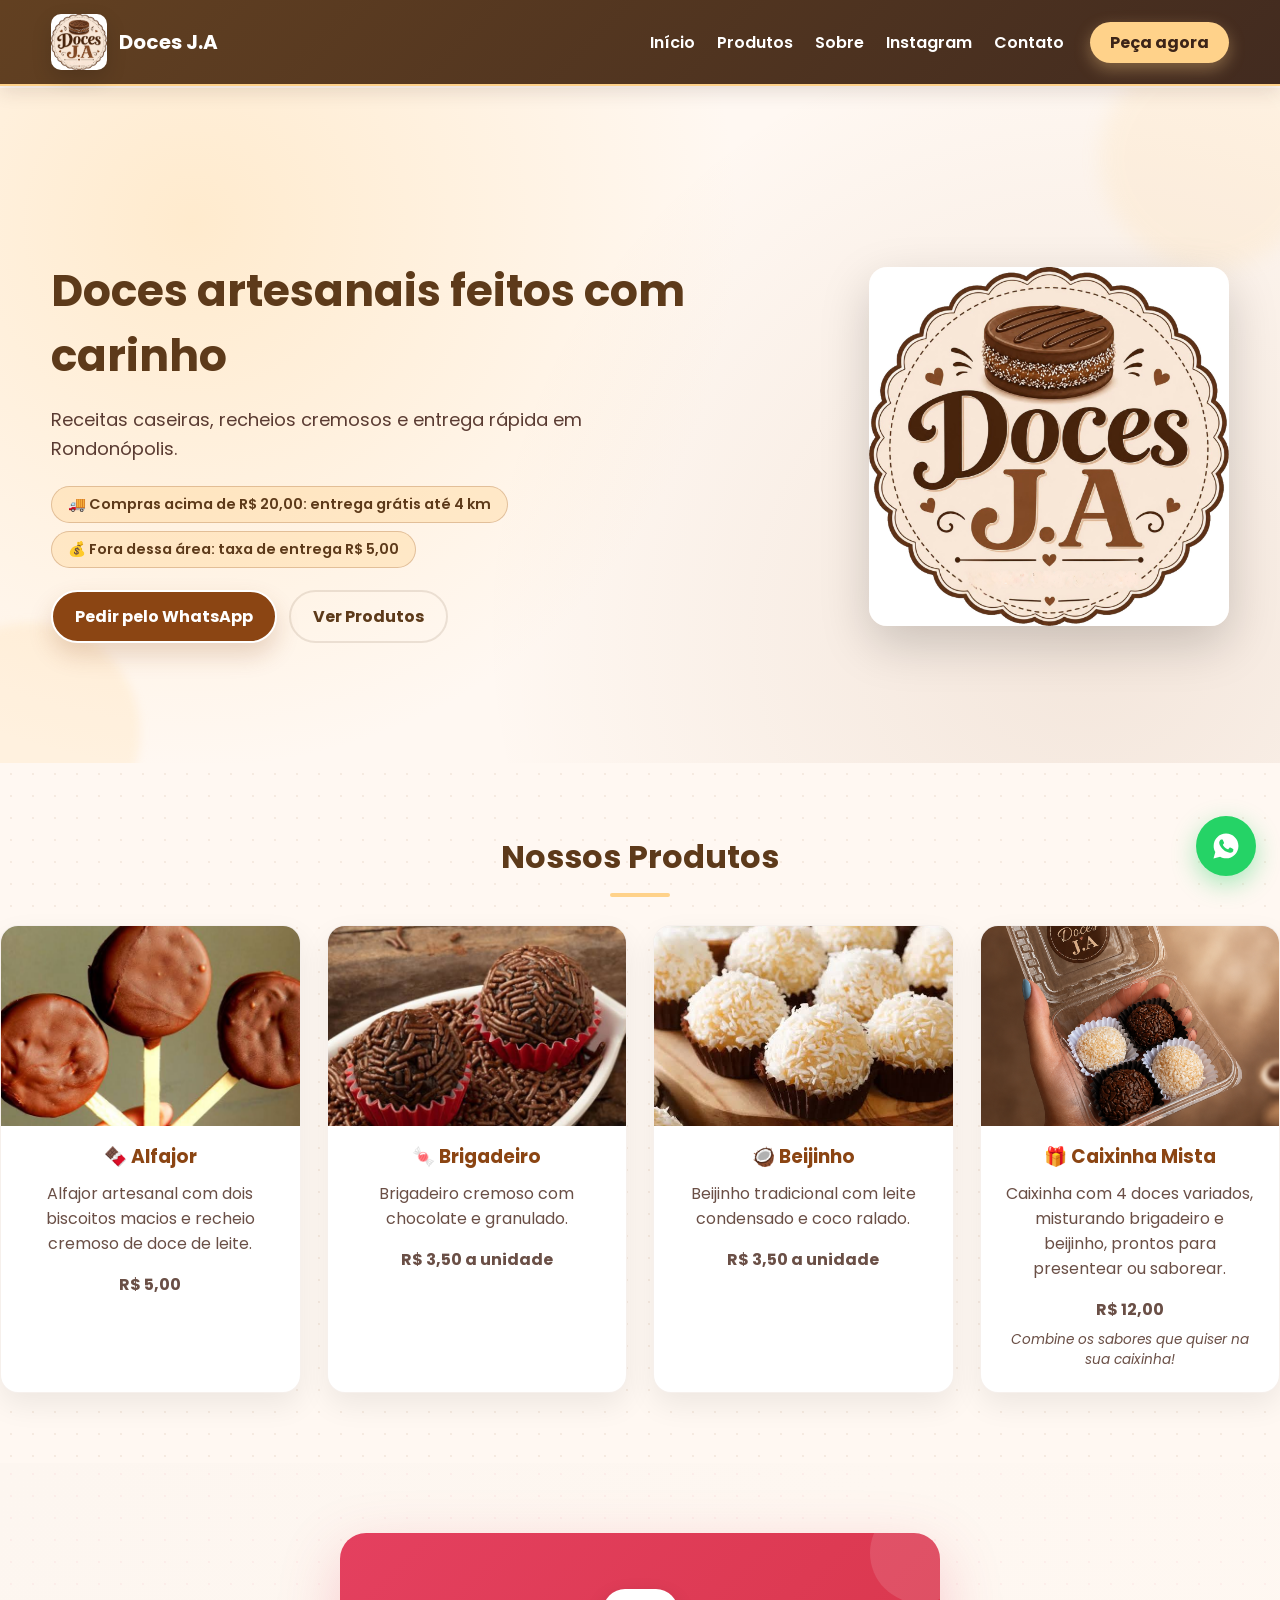
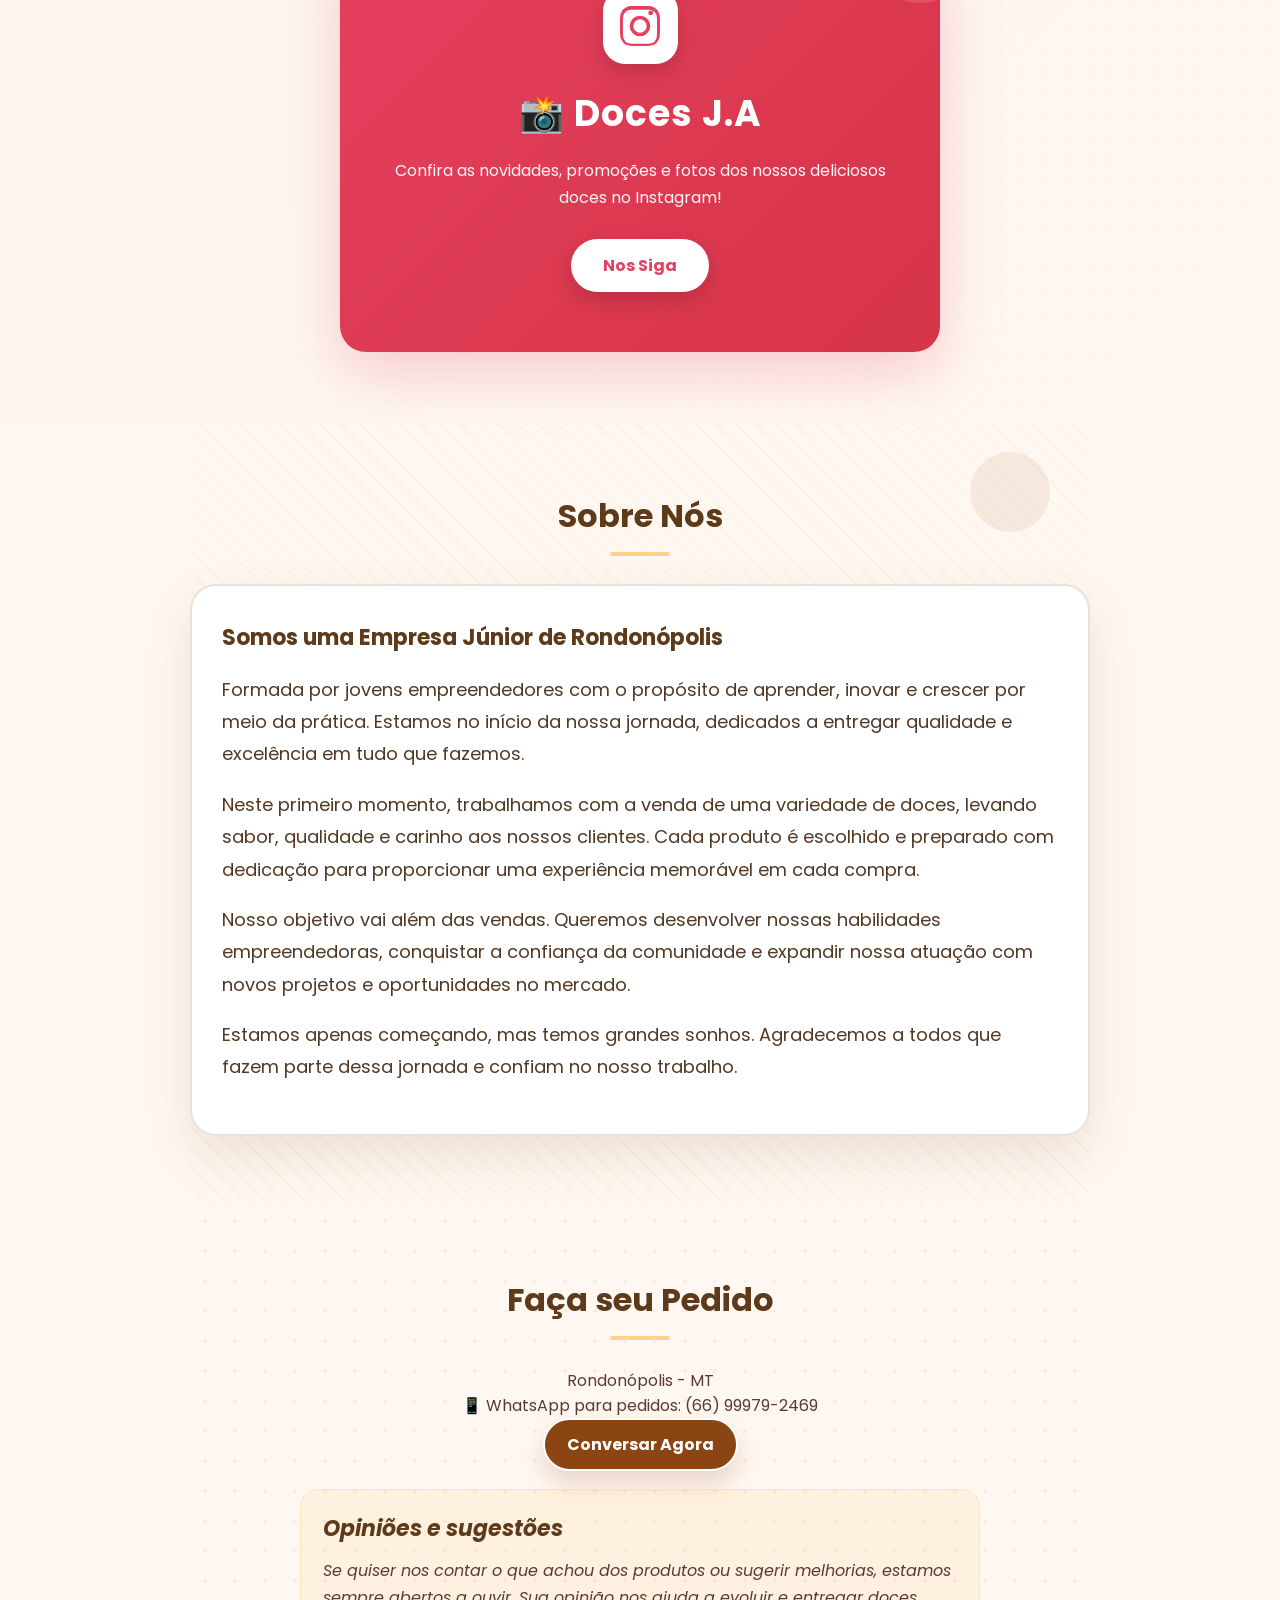
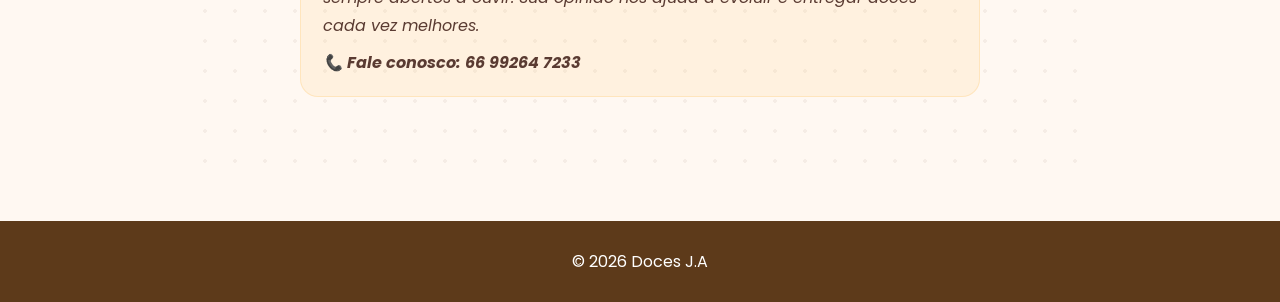
<file: index.html>
<!DOCTYPE html>
<html lang="pt-BR">
<head>
<link rel="apple-touch-icon" sizes="180x180" href="apple-touch-icon.png">
<link rel="icon" type="image/png" sizes="32x32" href="favicon-32x32.png">
<link rel="icon" type="image/png" sizes="16x16" href="favicon-16x16.png">
<link rel="icon" type="image/x-icon" href="favicon.ico">
<link rel="manifest" href="site.webmanifest">

<meta charset="UTF-8">
<meta name="viewport" content="width=device-width, initial-scale=1.0">

<title>Doces J.A</title>

<meta name="description" content="Doces artesanais feitos com carinho em Rondonópolis - MT. Alfajor, brigadeiro, beijinho e muito mais. Peça pelo WhatsApp!">

<meta property="og:title" content="Doces J.A - Doces Artesanais">
<meta property="og:description" content="Receitas caseiras, recheios cremosos e entrega rápida em Rondonópolis.">
<meta property="og:image" content="logo.jpg">
<meta property="og:type" content="website">

<link rel="preconnect" href="https://fonts.googleapis.com">
<link rel="preconnect" href="https://fonts.gstatic.com" crossorigin>
<link href="https://fonts.googleapis.com/css2?family=Poppins:wght@300;400;600;700&display=swap" rel="stylesheet">

<link rel="stylesheet" href="style.css">

</head>
<body>

<header>
	<div class="container header-inner">
		<a class="brand" href="#inicio">
			<img src="logo.jpg" alt="Logo Doces J.A" class="brand-logo">
			<span class="brand-text">Doces J.A</span>
		</a>
		<nav class="main-nav">
			<a href="#inicio">Início</a>
			<a href="#produtos">Produtos</a>
			<a href="#sobre">Sobre</a>
			<a href="#instagram">Instagram</a>
			<a href="#contato">Contato</a>
			<a class="nav-cta" href="https://wa.me/5566999792469?text=Olá%20Doces%20J.A,%20quero%20fazer%20um%20pedido!" target="_blank" rel="noopener noreferrer">Peça agora</a>
		</nav>
	</div>
</header>

<section class="hero" id="inicio">
	<div class="hero-content container">
		<div class="hero-text">
			<h1>Doces artesanais feitos com carinho</h1>
			<p>Receitas caseiras, recheios cremosos e entrega rápida em Rondonópolis.</p>
			<div class="hero-delivery-info">
		        <span class="delivery-badge">🚚 Compras acima de R$ 20,00: entrega grátis até 4 km</span>
		        <span class="delivery-badge">💰 Fora dessa área: taxa de entrega R$ 5,00</span>
        	</div>
			<div class="hero-ctas">
				<a class="btn primary" href="https://wa.me/5566999792469?text=Olá%20Doces%20J.A,%20quero%20fazer%20um%20pedido!" target="_blank" rel="noopener noreferrer">Pedir pelo WhatsApp</a>
				<a class="btn ghost" href="#produtos">Ver Produtos</a>
			</div>
		</div>
		<div class="hero-media">
			<img src="logo.jpg" alt="Logo Doces J.A" class="hero-logo">
		</div>
	</div>
</section>

<section id="produtos">

<h2>Nossos Produtos</h2>

<div class="cards">

<div class="card">

<img src="images.jpeg" alt="Alfajor artesanal" class="card-image">

<h3>🍫 Alfajor</h3>

<p>Alfajor artesanal com dois biscoitos macios e recheio cremoso de doce de leite.</p>

<p class="price">R$ 5,00</p>

</div>

<div class="card">

<img src="images (1).jpeg" alt="Brigadeiro cremoso" class="card-image">

<h3>🍬 Brigadeiro</h3>

<p>Brigadeiro cremoso com chocolate e granulado.</p>

<p class="price">R$ 3,50 a unidade</p>

</div>

<div class="card">

<img src="images (2).jpeg" alt="Beijinho tradicional" class="card-image">

<h3>🥥 Beijinho</h3>

<p>Beijinho tradicional com leite condensado e coco ralado.</p>

<p class="price">R$ 3,50 a unidade</p>

</div>

<div class="card">

<img src="caixinha-mista.jpeg" alt="Caixinha mista com 4 doces" class="card-image">

<h3>🎁 Caixinha Mista</h3>

<p>Caixinha com 4 doces variados, misturando brigadeiro e beijinho, prontos para presentear ou saborear.</p>

<p class="price">R$ 12,00</p>

<p class="price-note">Combine os sabores que quiser na sua caixinha!</p>

</div>

</div>

</section>

<section id="instagram">

<div class="instagram-box">
  <div class="instagram-icon">
    <svg xmlns="http://www.w3.org/2000/svg" viewBox="0 0 24 24" width="40" height="40" fill="#E4405F">
      <path d="M12 2.2c3.2 0 3.58.01 4.85.07 1.17.05 1.97.24 2.43.4.61.24 1.05.52 1.51.98.46.46.74.9.98 1.51.16.46.35 1.26.4 2.43.06 1.27.07 1.65.07 4.85s-.01 3.58-.07 4.85c-.05 1.17-.24 1.97-.4 2.43-.24.61-.52 1.05-.98 1.51-.46.46-.9.74-1.51.98-.46.16-1.26.35-2.43.4-1.27.06-1.65.07-4.85.07s-3.58-.01-4.85-.07c-1.17-.05-1.97-.24-2.43-.4-.61-.24-1.05-.52-1.51-.98-.46-.46-.74-.9-.98-1.51-.16-.46-.35-1.26-.4-2.43-.06-1.27-.07-1.65-.07-4.85s.01-3.58.07-4.85c.05-1.17.24-1.97.4-2.43.24-.61.52-1.05.98-1.51.46-.46.9-.74 1.51-.98.46-.16 1.26-.35 2.43-.4C8.42 2.21 8.8 2.2 12 2.2zM12 0C8.74 0 8.33.01 7.05.07c-1.28.06-2.16.26-2.93.56-.79.31-1.47.72-2.14 1.39C1.31 2.69.9 3.37.59 4.16c-.3.77-.5 1.65-.56 2.93C.01 8.37 0 8.78 0 12s.01 3.63.07 4.91c.06 1.28.26 2.16.56 2.93.31.79.72 1.47 1.39 2.14.67.67 1.35 1.08 2.14 1.39.77.3 1.65.5 2.93.56 1.28.06 1.69.07 4.91.07s3.63-.01 4.91-.07c1.28-.06 2.16-.26 2.93-.56.79-.31 1.47-.72 2.14-1.39.67-.67 1.08-1.35 1.39-2.14.3-.77.5-1.65.56-2.93.06-1.28.07-1.69.07-4.91s-.01-3.63-.07-4.91c-.06-1.28-.26-2.16-.56-2.93-.31-.79-.72-1.47-1.39-2.14C21.31 1.31 20.63.9 19.84.59c-.77-.3-1.65-.5-2.93-.56C15.63.01 15.22 0 12 0zm0 5.84A6.16 6.16 0 1 0 12 18.16 6.16 6.16 0 0 0 12 5.84zM12 16a4 4 0 1 1 0-8 4 4 0 0 1 0 8zm6.4-10.4a1.44 1.44 0 1 1 0-2.88 1.44 1.44 0 0 1 0 2.88z"/>
    </svg>
  </div>
  <h3>📸 Doces J.A</h3>
  <p>Confira as novidades, promoções e fotos dos nossos deliciosos doces no Instagram!</p>
  <a class="btn instagram" href="https://www.instagram.com/doce.j.a?igsh=MXRvNTQ3ZDBtN3plZQ==" target="_blank" rel="noopener noreferrer">Nos Siga</a>
</div>

</section>

<section id="sobre">

<h2>Sobre Nós</h2>

<div class="about-card">
  <p><strong>Somos uma Empresa Júnior de Rondonópolis</strong> Formada por jovens empreendedores com o propósito de aprender, inovar e crescer por meio da prática. Estamos no início da nossa jornada, dedicados a entregar qualidade e excelência em tudo que fazemos.</p>

  <p>Neste primeiro momento, trabalhamos com a venda de uma variedade de doces, levando sabor, qualidade e carinho aos nossos clientes. Cada produto é escolhido e preparado com dedicação para proporcionar uma experiência memorável em cada compra.</p>

  <p>Nosso objetivo vai além das vendas. Queremos desenvolver nossas habilidades empreendedoras, conquistar a confiança da comunidade e expandir nossa atuação com novos projetos e oportunidades no mercado.</p>

  <p>Estamos apenas começando, mas temos grandes sonhos. Agradecemos a todos que fazem parte dessa jornada e confiam no nosso trabalho.</p>
</div>

</section>

<section id="contato">

<h2>Faça seu Pedido</h2>

<p>Rondonópolis - MT</p>

<p>📱 WhatsApp para pedidos: (66) 99979-2469</p>

<a class="botao btn primary" href="https://wa.me/5566999792469?text=Olá%20Doces%20J.A,%20quero%20fazer%20um%20pedido!">

Conversar Agora

</a>

<div class="feedback-box">
  <h3>Opiniões e sugestões</h3>
  <p>Se quiser nos contar o que achou dos produtos ou sugerir melhorias, estamos sempre abertos a ouvir. Sua opinião nos ajuda a evoluir e entregar doces cada vez melhores.</p>
  <p>📞 Fale conosco: <strong>66 99264 7233</strong></p>
</div>

</section>

<footer>

<p>

© 2026 Doces J.A

</p>

</footer>

<a href="https://wa.me/5566999792469?text=Olá%20Doces%20J.A,%20quero%20fazer%20um%20pedido!"
   class="whatsapp-float"
   target="_blank"
   rel="noopener noreferrer"
   aria-label="Fale conosco pelo WhatsApp">
  <svg xmlns="http://www.w3.org/2000/svg" viewBox="0 0 24 24" width="30" height="30" fill="#fff">
    <path d="M12.04 2C6.58 2 2.13 6.45 2.13 11.91c0 1.75.46 3.45 1.32 4.95L2 22l5.29-1.39c1.45.79 3.08 1.21 4.75 1.21h.01c5.46 0 9.91-4.45 9.91-9.91C21.96 6.45 17.5 2 12.04 2zm5.83 14.03c-.24.68-1.4 1.32-1.93 1.36-.5.05-1 .25-3.38-.7-2.86-1.14-4.7-4.06-4.84-4.25-.14-.19-1.16-1.55-1.16-2.96 0-1.4.74-2.09 1-2.38.26-.29.58-.36.77-.36h.55c.18 0 .42-.03.64.49.24.55.79 1.9.86 2.04.07.14.12.3.02.49-.1.19-.14.3-.29.46-.14.16-.3.36-.43.48-.14.14-.29.29-.13.57.16.28.72 1.19 1.55 1.93 1.06.95 1.96 1.24 2.24 1.38.28.14.44.12.6-.07.16-.19.7-.81.88-1.09.19-.28.37-.23.62-.14.26.1 1.63.77 1.9.91.28.14.46.21.53.33.07.12.07.68-.17 1.36z"/>
  </svg>
</a>

</body>

</html>
</file>
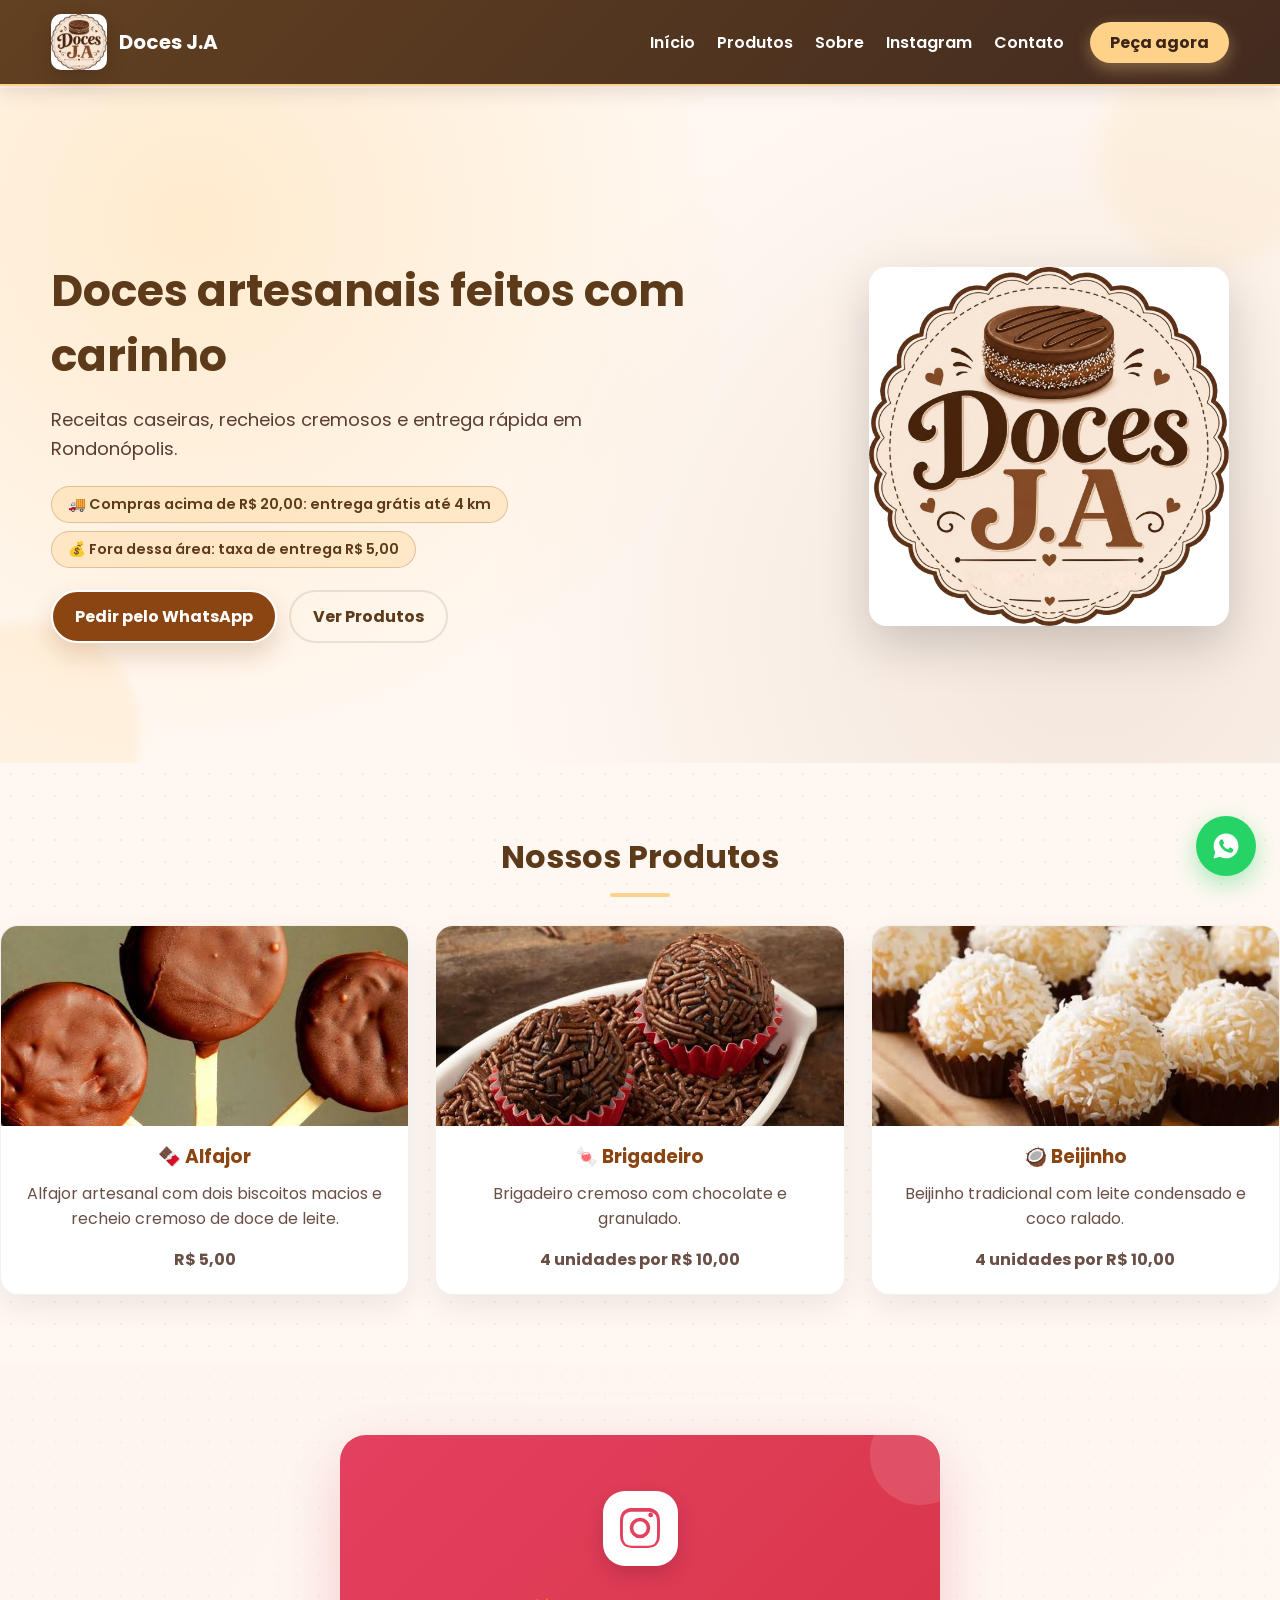
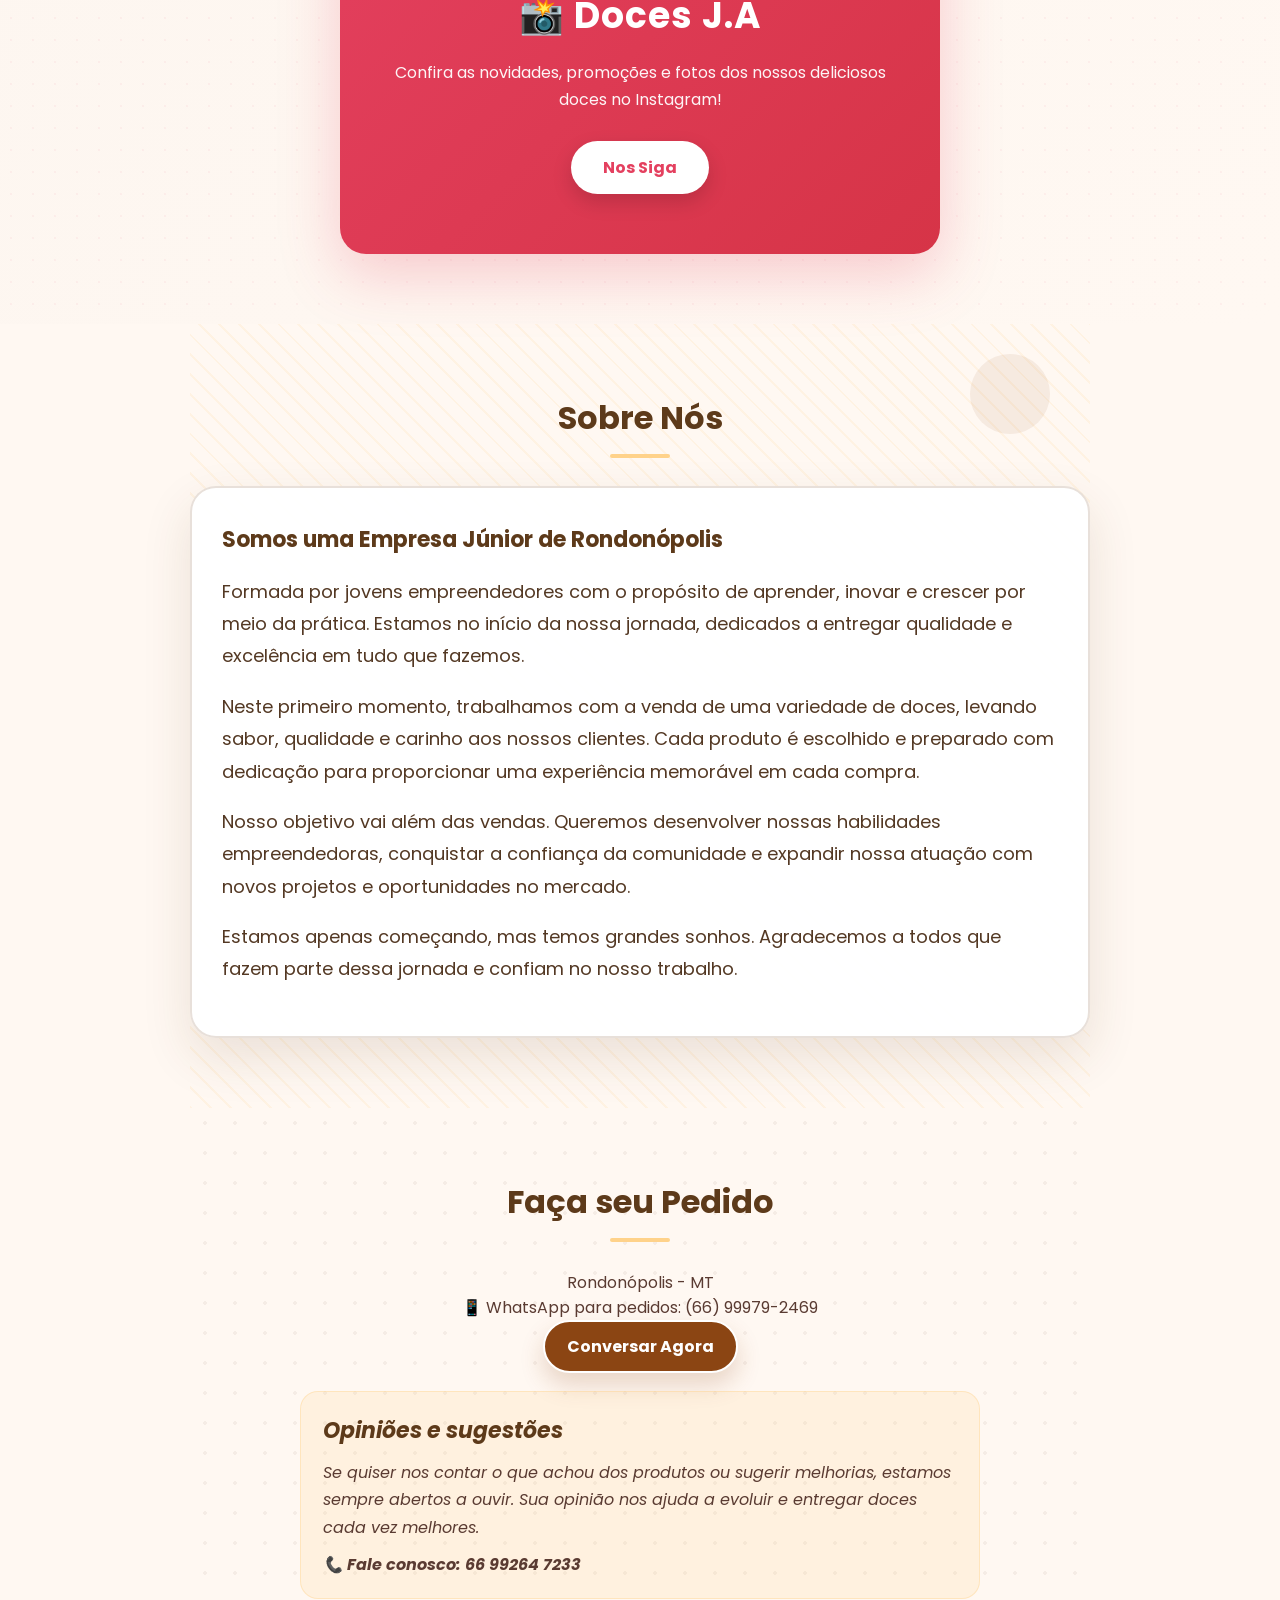
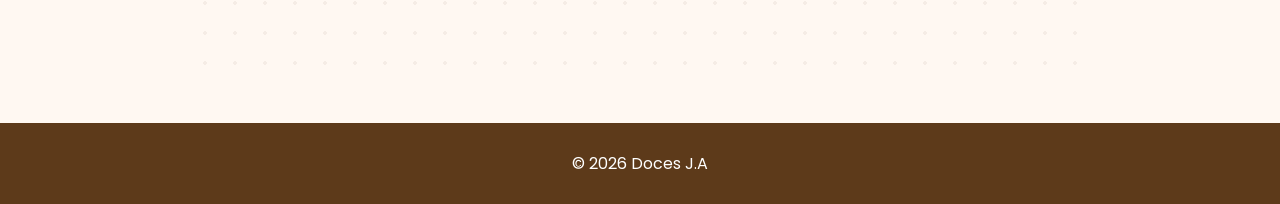
<file: index (1).html>
<!DOCTYPE html>
<html lang="pt-BR">
<head>
<link rel="apple-touch-icon" sizes="180x180" href="apple-touch-icon.png">
<link rel="icon" type="image/png" sizes="32x32" href="favicon-32x32.png">
<link rel="icon" type="image/png" sizes="16x16" href="favicon-16x16.png">
<link rel="icon" type="image/x-icon" href="favicon.ico">
<link rel="manifest" href="site.webmanifest">

<meta charset="UTF-8">
<meta name="viewport" content="width=device-width, initial-scale=1.0">

<title>Doces J.A</title>

<meta name="description" content="Doces artesanais feitos com carinho em Rondonópolis - MT. Alfajor, brigadeiro, beijinho e muito mais. Peça pelo WhatsApp!">

<meta property="og:title" content="Doces J.A - Doces Artesanais">
<meta property="og:description" content="Receitas caseiras, recheios cremosos e entrega rápida em Rondonópolis.">
<meta property="og:image" content="logo.jpg">
<meta property="og:type" content="website">

<link rel="preconnect" href="https://fonts.googleapis.com">
<link rel="preconnect" href="https://fonts.gstatic.com" crossorigin>
<link href="https://fonts.googleapis.com/css2?family=Poppins:wght@300;400;600;700&display=swap" rel="stylesheet">

<link rel="stylesheet" href="style.css">

</head>
<body>

<header>
	<div class="container header-inner">
		<a class="brand" href="#inicio">
			<img src="logo.jpg" alt="Logo Doces J.A" class="brand-logo">
			<span class="brand-text">Doces J.A</span>
		</a>
		<nav class="main-nav">
			<a href="#inicio">Início</a>
			<a href="#produtos">Produtos</a>
			<a href="#sobre">Sobre</a>
			<a href="#instagram">Instagram</a>
			<a href="#contato">Contato</a>
			<a class="nav-cta" href="https://wa.me/5566999792469" target="_blank" rel="noopener noreferrer">Peça agora</a>
		</nav>
	</div>
</header>

<section class="hero" id="inicio">
	<div class="hero-content container">
		<div class="hero-text">
			<h1>Doces artesanais feitos com carinho</h1>
			<p>Receitas caseiras, recheios cremosos e entrega rápida em Rondonópolis.</p>
			<div class="hero-delivery-info">
		        <span class="delivery-badge">🚚 Compras acima de R$ 20,00: entrega grátis até 4 km</span>
		        <span class="delivery-badge">💰 Fora dessa área: taxa de entrega R$ 5,00</span>
        	</div>
			<div class="hero-ctas">
				<a class="btn primary" href="https://wa.me/5566999792469">Pedir pelo WhatsApp</a>
				<a class="btn ghost" href="#produtos">Ver Produtos</a>
			</div>
		</div>
		<div class="hero-media">
			<img src="logo.jpg" alt="Logo Doces J.A" class="hero-logo">
		</div>
	</div>
</section>

<section id="produtos">

<h2>Nossos Produtos</h2>

<div class="cards">

<div class="card">

<img src="images.jpeg" alt="Alfajor artesanal" class="card-image">

<h3>🍫 Alfajor</h3>

<p>Alfajor artesanal com dois biscoitos macios e recheio cremoso de doce de leite.</p>

<p class="price">R$ 5,00</p>

</div>

<div class="card">

<img src="images (1).jpeg" alt="Brigadeiro cremoso" class="card-image">

<h3>🍬 Brigadeiro</h3>

<p>Brigadeiro cremoso com chocolate e granulado.</p>

<p class="price">4 unidades por R$ 10,00</p>

</div>

<div class="card">

<img src="images (2).jpeg" alt="Beijinho tradicional" class="card-image">

<h3>🥥 Beijinho</h3>

<p>Beijinho tradicional com leite condensado e coco ralado.</p>

<p class="price">4 unidades por R$ 10,00</p>

</div>

</div>

</section>

<section id="instagram">

<div class="instagram-box">
  <div class="instagram-icon">
    <svg xmlns="http://www.w3.org/2000/svg" viewBox="0 0 24 24" width="40" height="40" fill="#E4405F">
      <path d="M12 2.2c3.2 0 3.58.01 4.85.07 1.17.05 1.97.24 2.43.4.61.24 1.05.52 1.51.98.46.46.74.9.98 1.51.16.46.35 1.26.4 2.43.06 1.27.07 1.65.07 4.85s-.01 3.58-.07 4.85c-.05 1.17-.24 1.97-.4 2.43-.24.61-.52 1.05-.98 1.51-.46.46-.9.74-1.51.98-.46.16-1.26.35-2.43.4-1.27.06-1.65.07-4.85.07s-3.58-.01-4.85-.07c-1.17-.05-1.97-.24-2.43-.4-.61-.24-1.05-.52-1.51-.98-.46-.46-.74-.9-.98-1.51-.16-.46-.35-1.26-.4-2.43-.06-1.27-.07-1.65-.07-4.85s.01-3.58.07-4.85c.05-1.17.24-1.97.4-2.43.24-.61.52-1.05.98-1.51.46-.46.9-.74 1.51-.98.46-.16 1.26-.35 2.43-.4C8.42 2.21 8.8 2.2 12 2.2zM12 0C8.74 0 8.33.01 7.05.07c-1.28.06-2.16.26-2.93.56-.79.31-1.47.72-2.14 1.39C1.31 2.69.9 3.37.59 4.16c-.3.77-.5 1.65-.56 2.93C.01 8.37 0 8.78 0 12s.01 3.63.07 4.91c.06 1.28.26 2.16.56 2.93.31.79.72 1.47 1.39 2.14.67.67 1.35 1.08 2.14 1.39.77.3 1.65.5 2.93.56 1.28.06 1.69.07 4.91.07s3.63-.01 4.91-.07c1.28-.06 2.16-.26 2.93-.56.79-.31 1.47-.72 2.14-1.39.67-.67 1.08-1.35 1.39-2.14.3-.77.5-1.65.56-2.93.06-1.28.07-1.69.07-4.91s-.01-3.63-.07-4.91c-.06-1.28-.26-2.16-.56-2.93-.31-.79-.72-1.47-1.39-2.14C21.31 1.31 20.63.9 19.84.59c-.77-.3-1.65-.5-2.93-.56C15.63.01 15.22 0 12 0zm0 5.84A6.16 6.16 0 1 0 12 18.16 6.16 6.16 0 0 0 12 5.84zM12 16a4 4 0 1 1 0-8 4 4 0 0 1 0 8zm6.4-10.4a1.44 1.44 0 1 1 0-2.88 1.44 1.44 0 0 1 0 2.88z"/>
    </svg>
  </div>
  <h3>📸 Doces J.A</h3>
  <p>Confira as novidades, promoções e fotos dos nossos deliciosos doces no Instagram!</p>
  <a class="btn instagram" href="https://www.instagram.com/doce.j.a?igsh=MXRvNTQ3ZDBtN3plZQ==" target="_blank" rel="noopener noreferrer">Nos Siga</a>
</div>

</section>

<section id="sobre">

<h2>Sobre Nós</h2>

<div class="about-card">
  <p><strong>Somos uma Empresa Júnior de Rondonópolis</strong> Formada por jovens empreendedores com o propósito de aprender, inovar e crescer por meio da prática. Estamos no início da nossa jornada, dedicados a entregar qualidade e excelência em tudo que fazemos.</p>

  <p>Neste primeiro momento, trabalhamos com a venda de uma variedade de doces, levando sabor, qualidade e carinho aos nossos clientes. Cada produto é escolhido e preparado com dedicação para proporcionar uma experiência memorável em cada compra.</p>

  <p>Nosso objetivo vai além das vendas. Queremos desenvolver nossas habilidades empreendedoras, conquistar a confiança da comunidade e expandir nossa atuação com novos projetos e oportunidades no mercado.</p>

  <p>Estamos apenas começando, mas temos grandes sonhos. Agradecemos a todos que fazem parte dessa jornada e confiam no nosso trabalho.</p>
</div>

</section>

<section id="contato">

<h2>Faça seu Pedido</h2>

<p>Rondonópolis - MT</p>

<p>📱 WhatsApp para pedidos: (66) 99979-2469</p>

<a class="botao btn primary" href="https://wa.me/5566999792469?text=Olá%20Doces%20J.A,%20quero%20fazer%20um%20pedido!">

Conversar Agora

</a>

<div class="feedback-box">
  <h3>Opiniões e sugestões</h3>
  <p>Se quiser nos contar o que achou dos produtos ou sugerir melhorias, estamos sempre abertos a ouvir. Sua opinião nos ajuda a evoluir e entregar doces cada vez melhores.</p>
  <p>📞 Fale conosco: <strong>66 99264 7233</strong></p>
</div>

</section>

<footer>

<p>

© 2026 Doces J.A

</p>

</footer>

<a href="https://wa.me/5566999792469?text=Olá%20Doces%20J.A,%20quero%20fazer%20um%20pedido!"
   class="whatsapp-float"
   target="_blank"
   rel="noopener noreferrer"
   aria-label="Fale conosco pelo WhatsApp">
  <svg xmlns="http://www.w3.org/2000/svg" viewBox="0 0 24 24" width="30" height="30" fill="#fff">
    <path d="M12.04 2C6.58 2 2.13 6.45 2.13 11.91c0 1.75.46 3.45 1.32 4.95L2 22l5.29-1.39c1.45.79 3.08 1.21 4.75 1.21h.01c5.46 0 9.91-4.45 9.91-9.91C21.96 6.45 17.5 2 12.04 2zm5.83 14.03c-.24.68-1.4 1.32-1.93 1.36-.5.05-1 .25-3.38-.7-2.86-1.14-4.7-4.06-4.84-4.25-.14-.19-1.16-1.55-1.16-2.96 0-1.4.74-2.09 1-2.38.26-.29.58-.36.77-.36h.55c.18 0 .42-.03.64.49.24.55.79 1.9.86 2.04.07.14.12.3.02.49-.1.19-.14.3-.29.46-.14.16-.3.36-.43.48-.14.14-.29.29-.13.57.16.28.72 1.19 1.55 1.93 1.06.95 1.96 1.24 2.24 1.38.28.14.44.12.6-.07.16-.19.7-.81.88-1.09.19-.28.37-.23.62-.14.26.1 1.63.77 1.9.91.28.14.46.21.53.33.07.12.07.68-.17 1.36z"/>
  </svg>
</a>

</body>

</html>
</file>
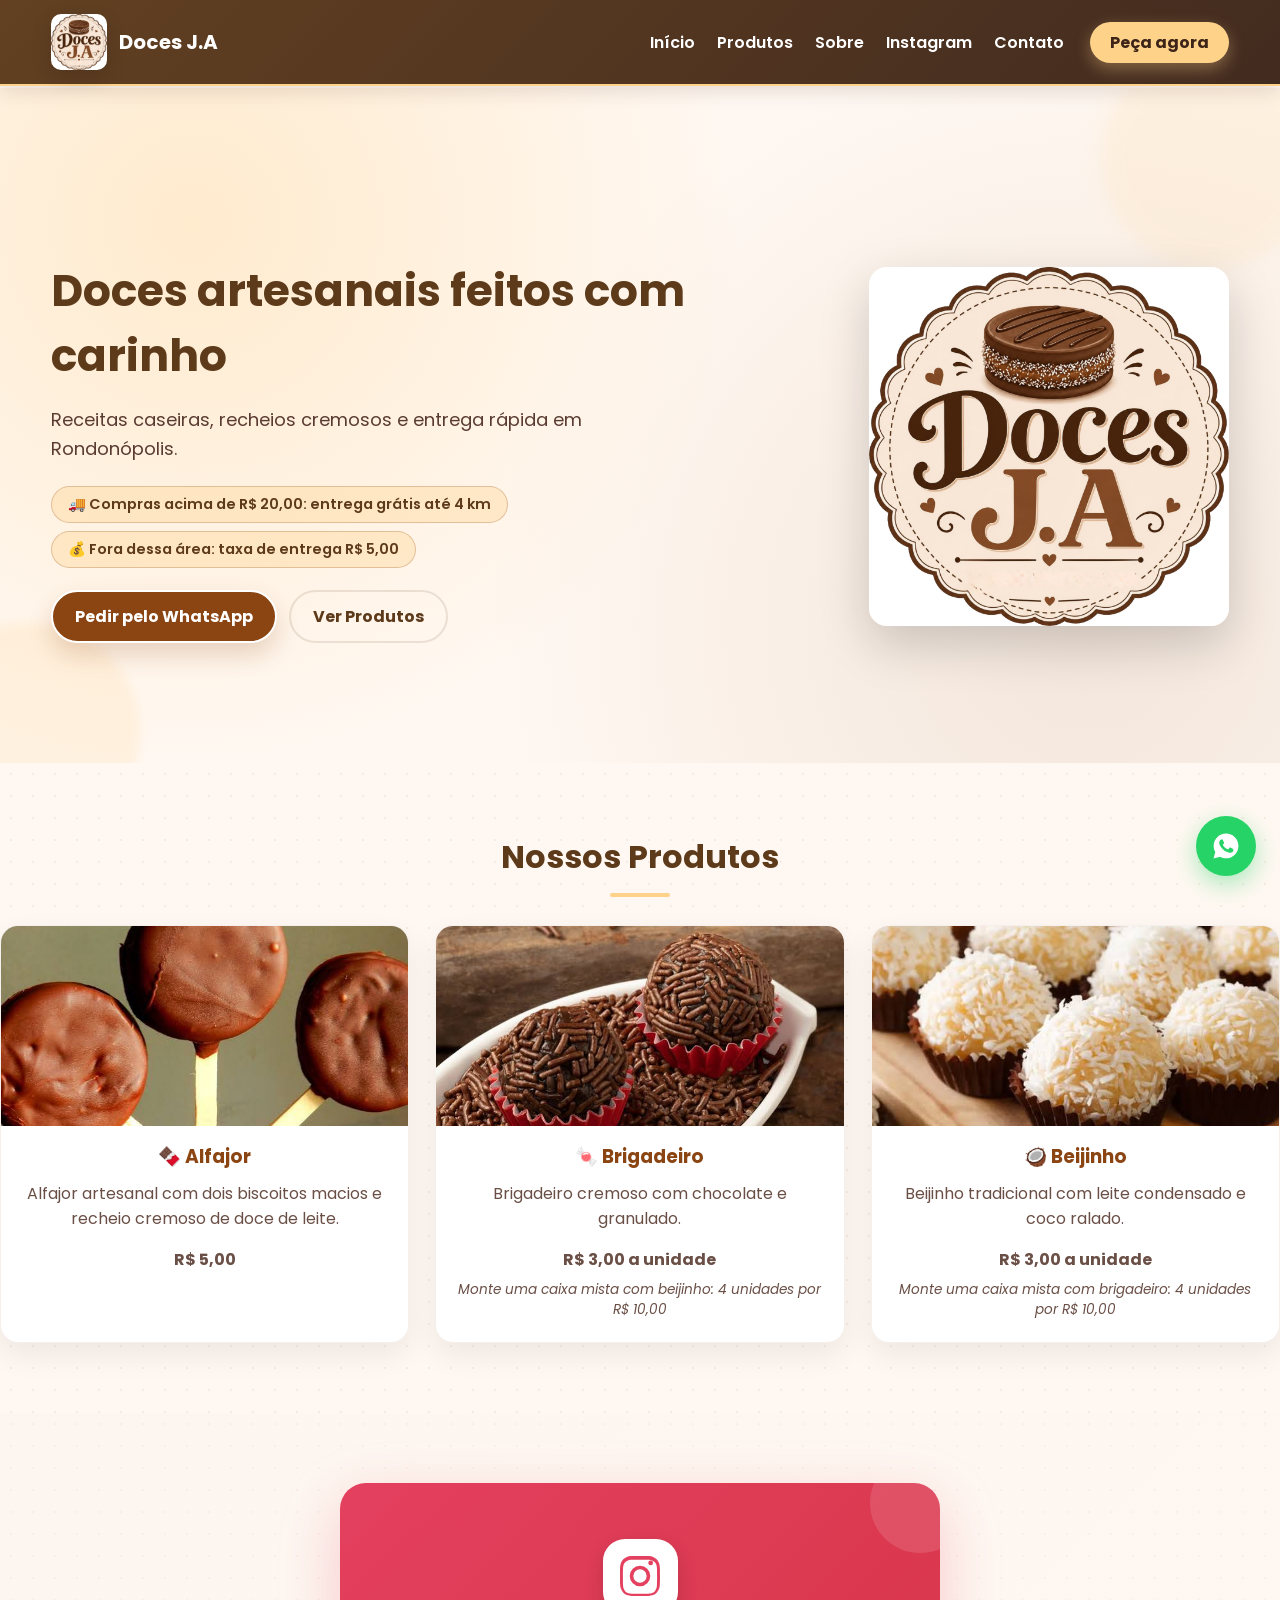
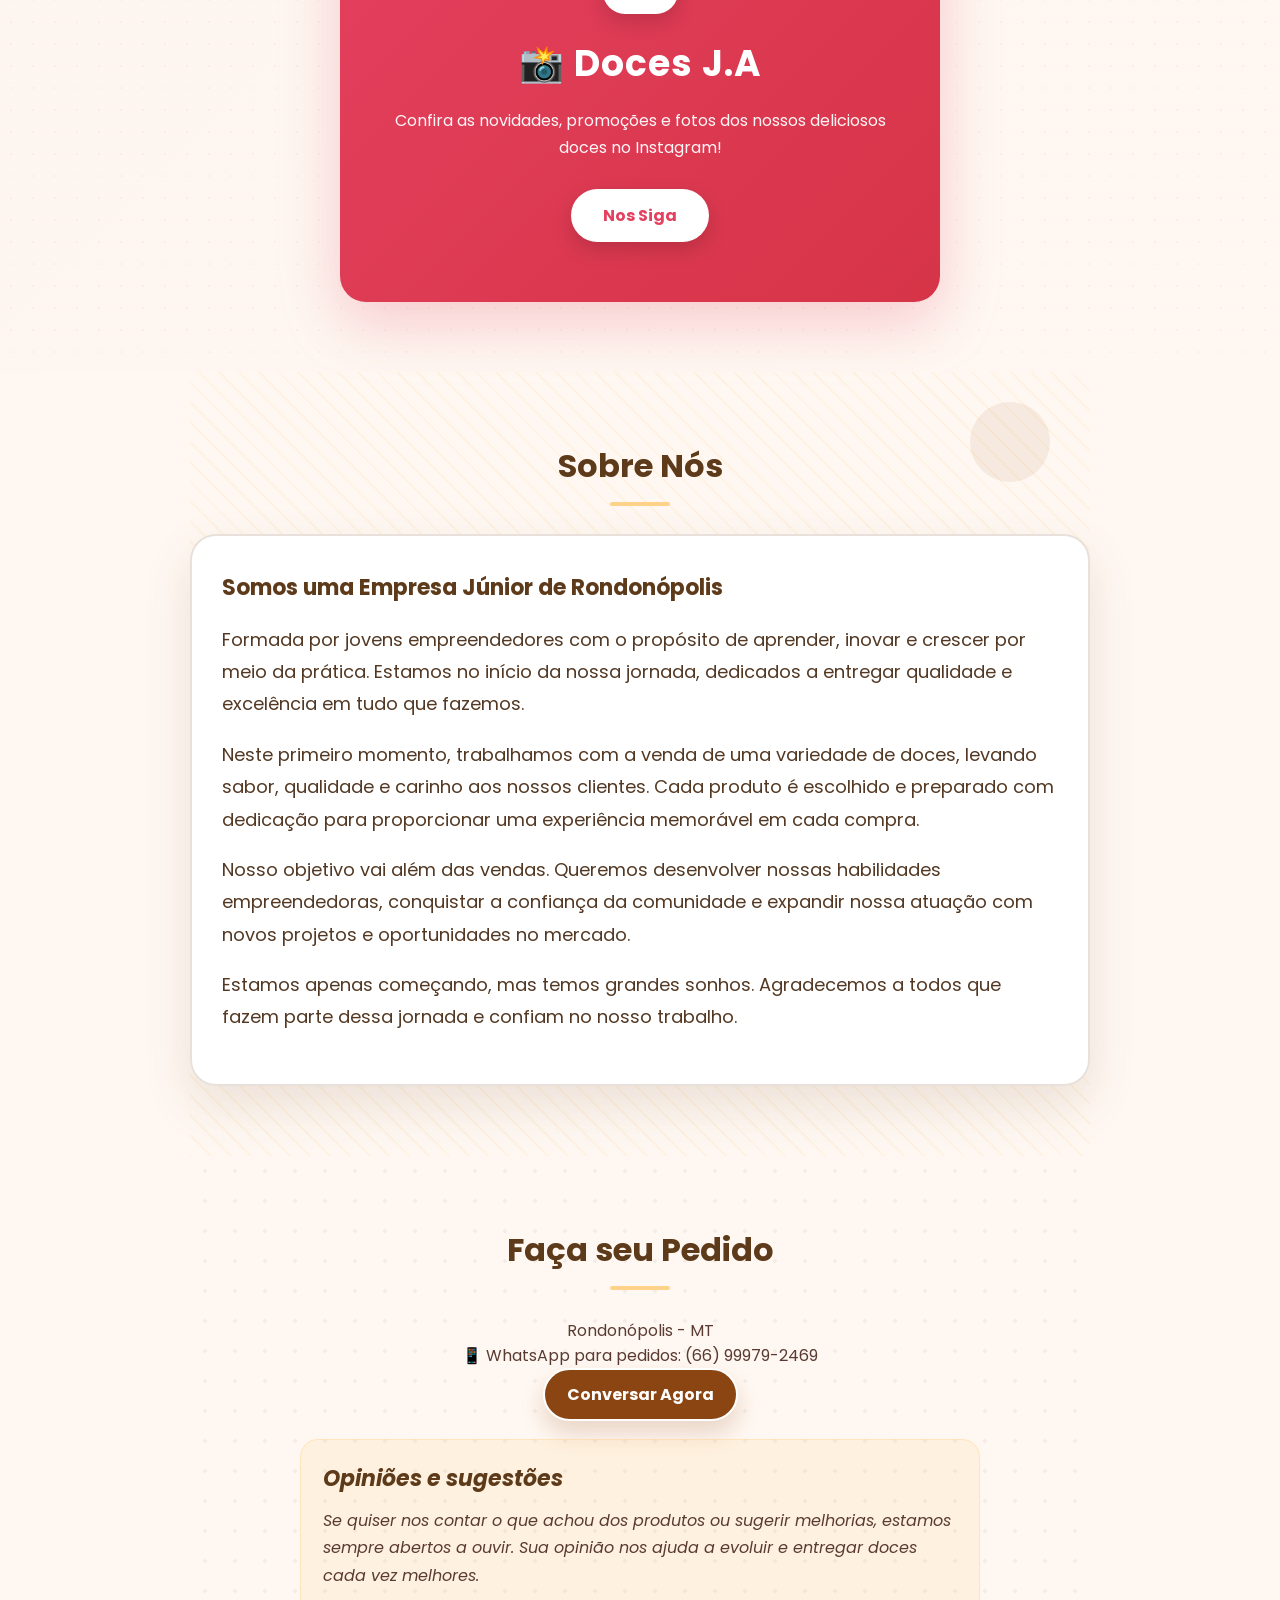
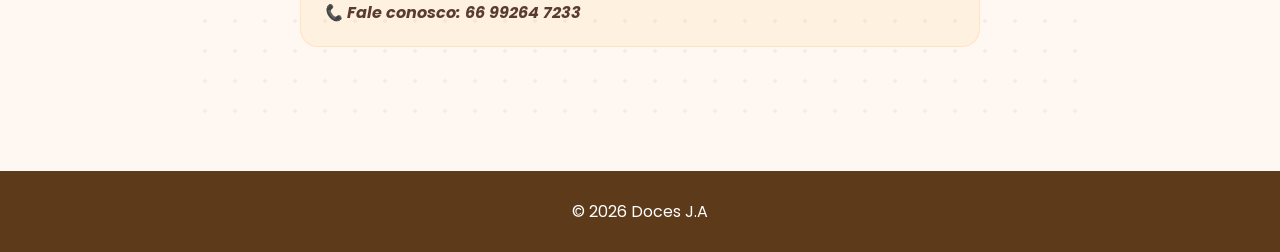
<file: index (2).html>
<!DOCTYPE html>
<html lang="pt-BR">
<head>
<link rel="apple-touch-icon" sizes="180x180" href="apple-touch-icon.png">
<link rel="icon" type="image/png" sizes="32x32" href="favicon-32x32.png">
<link rel="icon" type="image/png" sizes="16x16" href="favicon-16x16.png">
<link rel="icon" type="image/x-icon" href="favicon.ico">
<link rel="manifest" href="site.webmanifest">

<meta charset="UTF-8">
<meta name="viewport" content="width=device-width, initial-scale=1.0">

<title>Doces J.A</title>

<meta name="description" content="Doces artesanais feitos com carinho em Rondonópolis - MT. Alfajor, brigadeiro, beijinho e muito mais. Peça pelo WhatsApp!">

<meta property="og:title" content="Doces J.A - Doces Artesanais">
<meta property="og:description" content="Receitas caseiras, recheios cremosos e entrega rápida em Rondonópolis.">
<meta property="og:image" content="logo.jpg">
<meta property="og:type" content="website">

<link rel="preconnect" href="https://fonts.googleapis.com">
<link rel="preconnect" href="https://fonts.gstatic.com" crossorigin>
<link href="https://fonts.googleapis.com/css2?family=Poppins:wght@300;400;600;700&display=swap" rel="stylesheet">

<link rel="stylesheet" href="style.css">

</head>
<body>

<header>
	<div class="container header-inner">
		<a class="brand" href="#inicio">
			<img src="logo.jpg" alt="Logo Doces J.A" class="brand-logo">
			<span class="brand-text">Doces J.A</span>
		</a>
		<nav class="main-nav">
			<a href="#inicio">Início</a>
			<a href="#produtos">Produtos</a>
			<a href="#sobre">Sobre</a>
			<a href="#instagram">Instagram</a>
			<a href="#contato">Contato</a>
			<a class="nav-cta" href="https://wa.me/5566999792469" target="_blank" rel="noopener noreferrer">Peça agora</a>
		</nav>
	</div>
</header>

<section class="hero" id="inicio">
	<div class="hero-content container">
		<div class="hero-text">
			<h1>Doces artesanais feitos com carinho</h1>
			<p>Receitas caseiras, recheios cremosos e entrega rápida em Rondonópolis.</p>
			<div class="hero-delivery-info">
		        <span class="delivery-badge">🚚 Compras acima de R$ 20,00: entrega grátis até 4 km</span>
		        <span class="delivery-badge">💰 Fora dessa área: taxa de entrega R$ 5,00</span>
        	</div>
			<div class="hero-ctas">
				<a class="btn primary" href="https://wa.me/5566999792469">Pedir pelo WhatsApp</a>
				<a class="btn ghost" href="#produtos">Ver Produtos</a>
			</div>
		</div>
		<div class="hero-media">
			<img src="logo.jpg" alt="Logo Doces J.A" class="hero-logo">
		</div>
	</div>
</section>

<section id="produtos">

<h2>Nossos Produtos</h2>

<div class="cards">

<div class="card">

<img src="images.jpeg" alt="Alfajor artesanal" class="card-image">

<h3>🍫 Alfajor</h3>

<p>Alfajor artesanal com dois biscoitos macios e recheio cremoso de doce de leite.</p>

<p class="price">R$ 5,00</p>

</div>

<div class="card">

<img src="images (1).jpeg" alt="Brigadeiro cremoso" class="card-image">

<h3>🍬 Brigadeiro</h3>

<p>Brigadeiro cremoso com chocolate e granulado.</p>

<p class="price">R$ 3,00 a unidade</p>

<p class="price-note">Monte uma caixa mista com beijinho: 4 unidades por R$ 10,00</p>

</div>

<div class="card">

<img src="images (2).jpeg" alt="Beijinho tradicional" class="card-image">

<h3>🥥 Beijinho</h3>

<p>Beijinho tradicional com leite condensado e coco ralado.</p>

<p class="price">R$ 3,00 a unidade</p>

<p class="price-note">Monte uma caixa mista com brigadeiro: 4 unidades por R$ 10,00</p>

</div>

</div>

</section>

<section id="instagram">

<div class="instagram-box">
  <div class="instagram-icon">
    <svg xmlns="http://www.w3.org/2000/svg" viewBox="0 0 24 24" width="40" height="40" fill="#E4405F">
      <path d="M12 2.2c3.2 0 3.58.01 4.85.07 1.17.05 1.97.24 2.43.4.61.24 1.05.52 1.51.98.46.46.74.9.98 1.51.16.46.35 1.26.4 2.43.06 1.27.07 1.65.07 4.85s-.01 3.58-.07 4.85c-.05 1.17-.24 1.97-.4 2.43-.24.61-.52 1.05-.98 1.51-.46.46-.9.74-1.51.98-.46.16-1.26.35-2.43.4-1.27.06-1.65.07-4.85.07s-3.58-.01-4.85-.07c-1.17-.05-1.97-.24-2.43-.4-.61-.24-1.05-.52-1.51-.98-.46-.46-.74-.9-.98-1.51-.16-.46-.35-1.26-.4-2.43-.06-1.27-.07-1.65-.07-4.85s.01-3.58.07-4.85c.05-1.17.24-1.97.4-2.43.24-.61.52-1.05.98-1.51.46-.46.9-.74 1.51-.98.46-.16 1.26-.35 2.43-.4C8.42 2.21 8.8 2.2 12 2.2zM12 0C8.74 0 8.33.01 7.05.07c-1.28.06-2.16.26-2.93.56-.79.31-1.47.72-2.14 1.39C1.31 2.69.9 3.37.59 4.16c-.3.77-.5 1.65-.56 2.93C.01 8.37 0 8.78 0 12s.01 3.63.07 4.91c.06 1.28.26 2.16.56 2.93.31.79.72 1.47 1.39 2.14.67.67 1.35 1.08 2.14 1.39.77.3 1.65.5 2.93.56 1.28.06 1.69.07 4.91.07s3.63-.01 4.91-.07c1.28-.06 2.16-.26 2.93-.56.79-.31 1.47-.72 2.14-1.39.67-.67 1.08-1.35 1.39-2.14.3-.77.5-1.65.56-2.93.06-1.28.07-1.69.07-4.91s-.01-3.63-.07-4.91c-.06-1.28-.26-2.16-.56-2.93-.31-.79-.72-1.47-1.39-2.14C21.31 1.31 20.63.9 19.84.59c-.77-.3-1.65-.5-2.93-.56C15.63.01 15.22 0 12 0zm0 5.84A6.16 6.16 0 1 0 12 18.16 6.16 6.16 0 0 0 12 5.84zM12 16a4 4 0 1 1 0-8 4 4 0 0 1 0 8zm6.4-10.4a1.44 1.44 0 1 1 0-2.88 1.44 1.44 0 0 1 0 2.88z"/>
    </svg>
  </div>
  <h3>📸 Doces J.A</h3>
  <p>Confira as novidades, promoções e fotos dos nossos deliciosos doces no Instagram!</p>
  <a class="btn instagram" href="https://www.instagram.com/doce.j.a?igsh=MXRvNTQ3ZDBtN3plZQ==" target="_blank" rel="noopener noreferrer">Nos Siga</a>
</div>

</section>

<section id="sobre">

<h2>Sobre Nós</h2>

<div class="about-card">
  <p><strong>Somos uma Empresa Júnior de Rondonópolis</strong> Formada por jovens empreendedores com o propósito de aprender, inovar e crescer por meio da prática. Estamos no início da nossa jornada, dedicados a entregar qualidade e excelência em tudo que fazemos.</p>

  <p>Neste primeiro momento, trabalhamos com a venda de uma variedade de doces, levando sabor, qualidade e carinho aos nossos clientes. Cada produto é escolhido e preparado com dedicação para proporcionar uma experiência memorável em cada compra.</p>

  <p>Nosso objetivo vai além das vendas. Queremos desenvolver nossas habilidades empreendedoras, conquistar a confiança da comunidade e expandir nossa atuação com novos projetos e oportunidades no mercado.</p>

  <p>Estamos apenas começando, mas temos grandes sonhos. Agradecemos a todos que fazem parte dessa jornada e confiam no nosso trabalho.</p>
</div>

</section>

<section id="contato">

<h2>Faça seu Pedido</h2>

<p>Rondonópolis - MT</p>

<p>📱 WhatsApp para pedidos: (66) 99979-2469</p>

<a class="botao btn primary" href="https://wa.me/5566999792469?text=Olá%20Doces%20J.A,%20quero%20fazer%20um%20pedido!">

Conversar Agora

</a>

<div class="feedback-box">
  <h3>Opiniões e sugestões</h3>
  <p>Se quiser nos contar o que achou dos produtos ou sugerir melhorias, estamos sempre abertos a ouvir. Sua opinião nos ajuda a evoluir e entregar doces cada vez melhores.</p>
  <p>📞 Fale conosco: <strong>66 99264 7233</strong></p>
</div>

</section>

<footer>

<p>

© 2026 Doces J.A

</p>

</footer>

<a href="https://wa.me/5566999792469?text=Olá%20Doces%20J.A,%20quero%20fazer%20um%20pedido!"
   class="whatsapp-float"
   target="_blank"
   rel="noopener noreferrer"
   aria-label="Fale conosco pelo WhatsApp">
  <svg xmlns="http://www.w3.org/2000/svg" viewBox="0 0 24 24" width="30" height="30" fill="#fff">
    <path d="M12.04 2C6.58 2 2.13 6.45 2.13 11.91c0 1.75.46 3.45 1.32 4.95L2 22l5.29-1.39c1.45.79 3.08 1.21 4.75 1.21h.01c5.46 0 9.91-4.45 9.91-9.91C21.96 6.45 17.5 2 12.04 2zm5.83 14.03c-.24.68-1.4 1.32-1.93 1.36-.5.05-1 .25-3.38-.7-2.86-1.14-4.7-4.06-4.84-4.25-.14-.19-1.16-1.55-1.16-2.96 0-1.4.74-2.09 1-2.38.26-.29.58-.36.77-.36h.55c.18 0 .42-.03.64.49.24.55.79 1.9.86 2.04.07.14.12.3.02.49-.1.19-.14.3-.29.46-.14.16-.3.36-.43.48-.14.14-.29.29-.13.57.16.28.72 1.19 1.55 1.93 1.06.95 1.96 1.24 2.24 1.38.28.14.44.12.6-.07.16-.19.7-.81.88-1.09.19-.28.37-.23.62-.14.26.1 1.63.77 1.9.91.28.14.46.21.53.33.07.12.07.68-.17 1.36z"/>
  </svg>
</a>

</body>

</html>
</file>
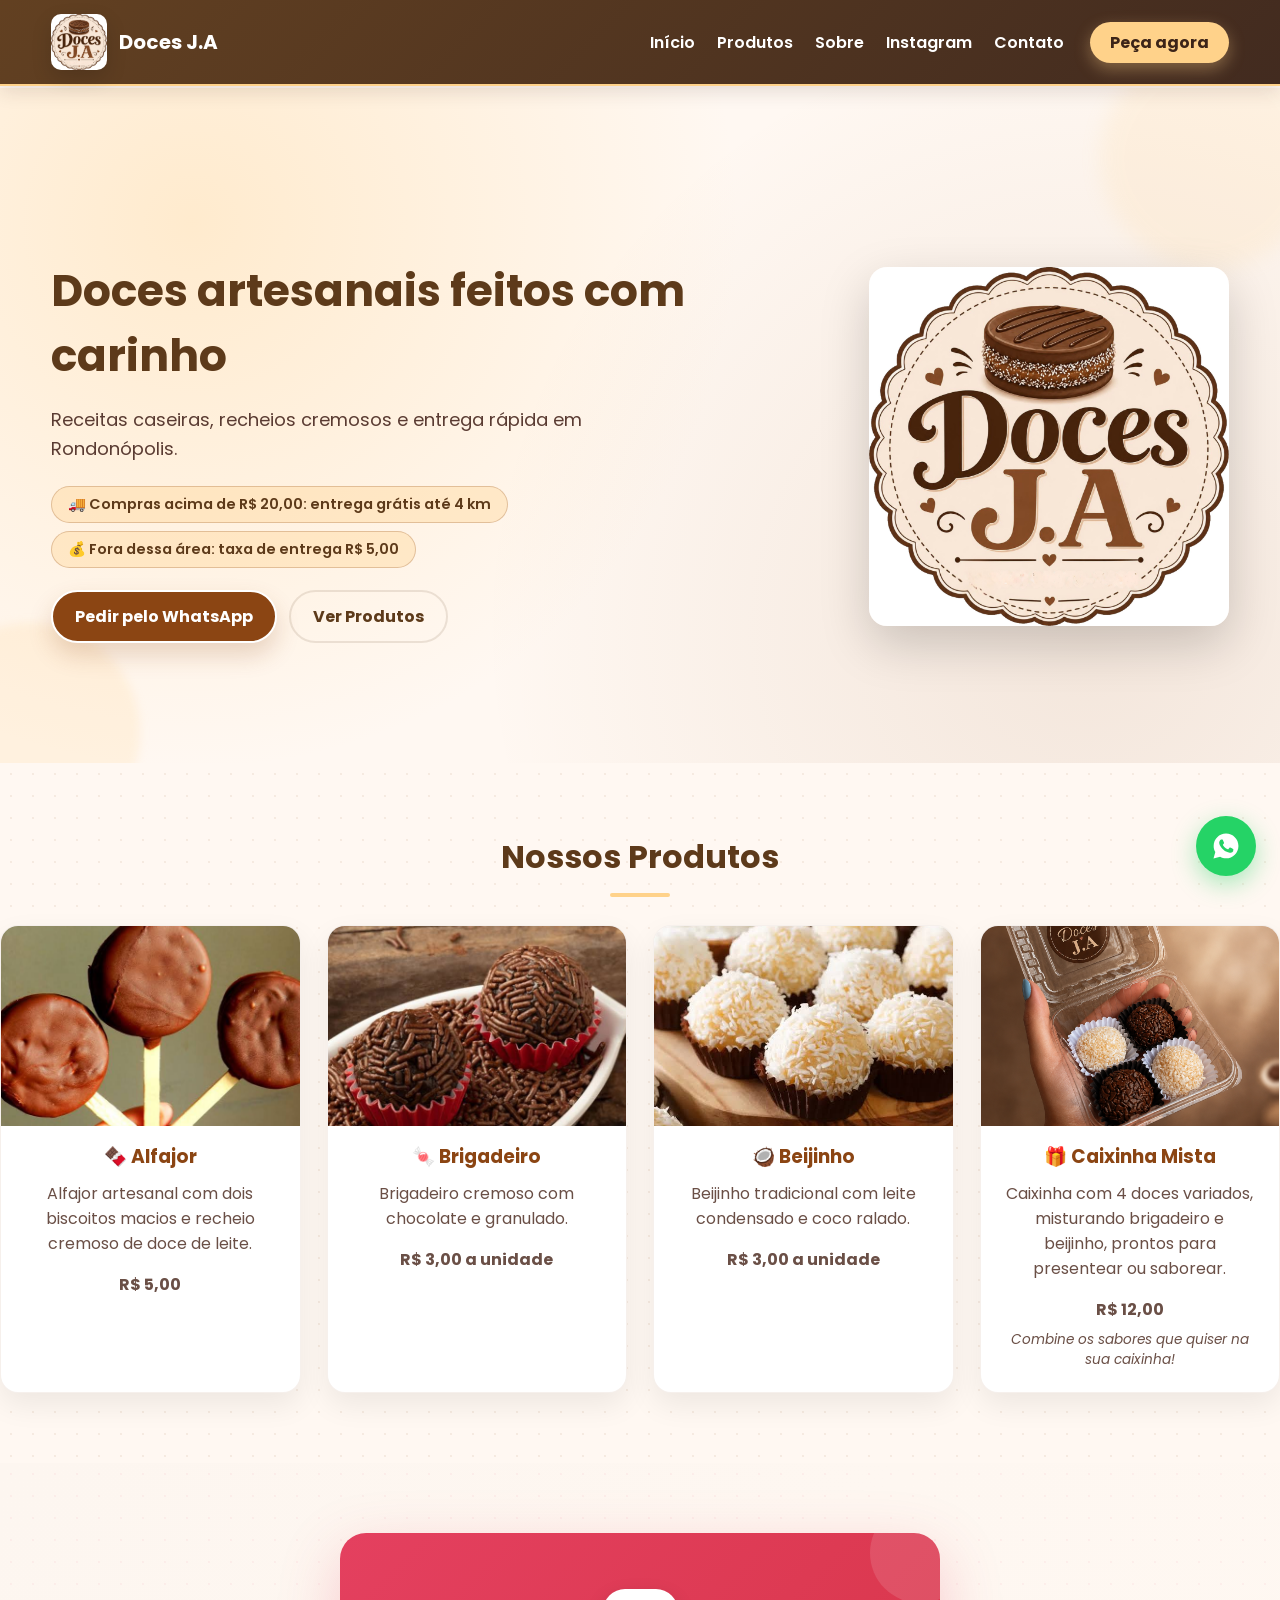
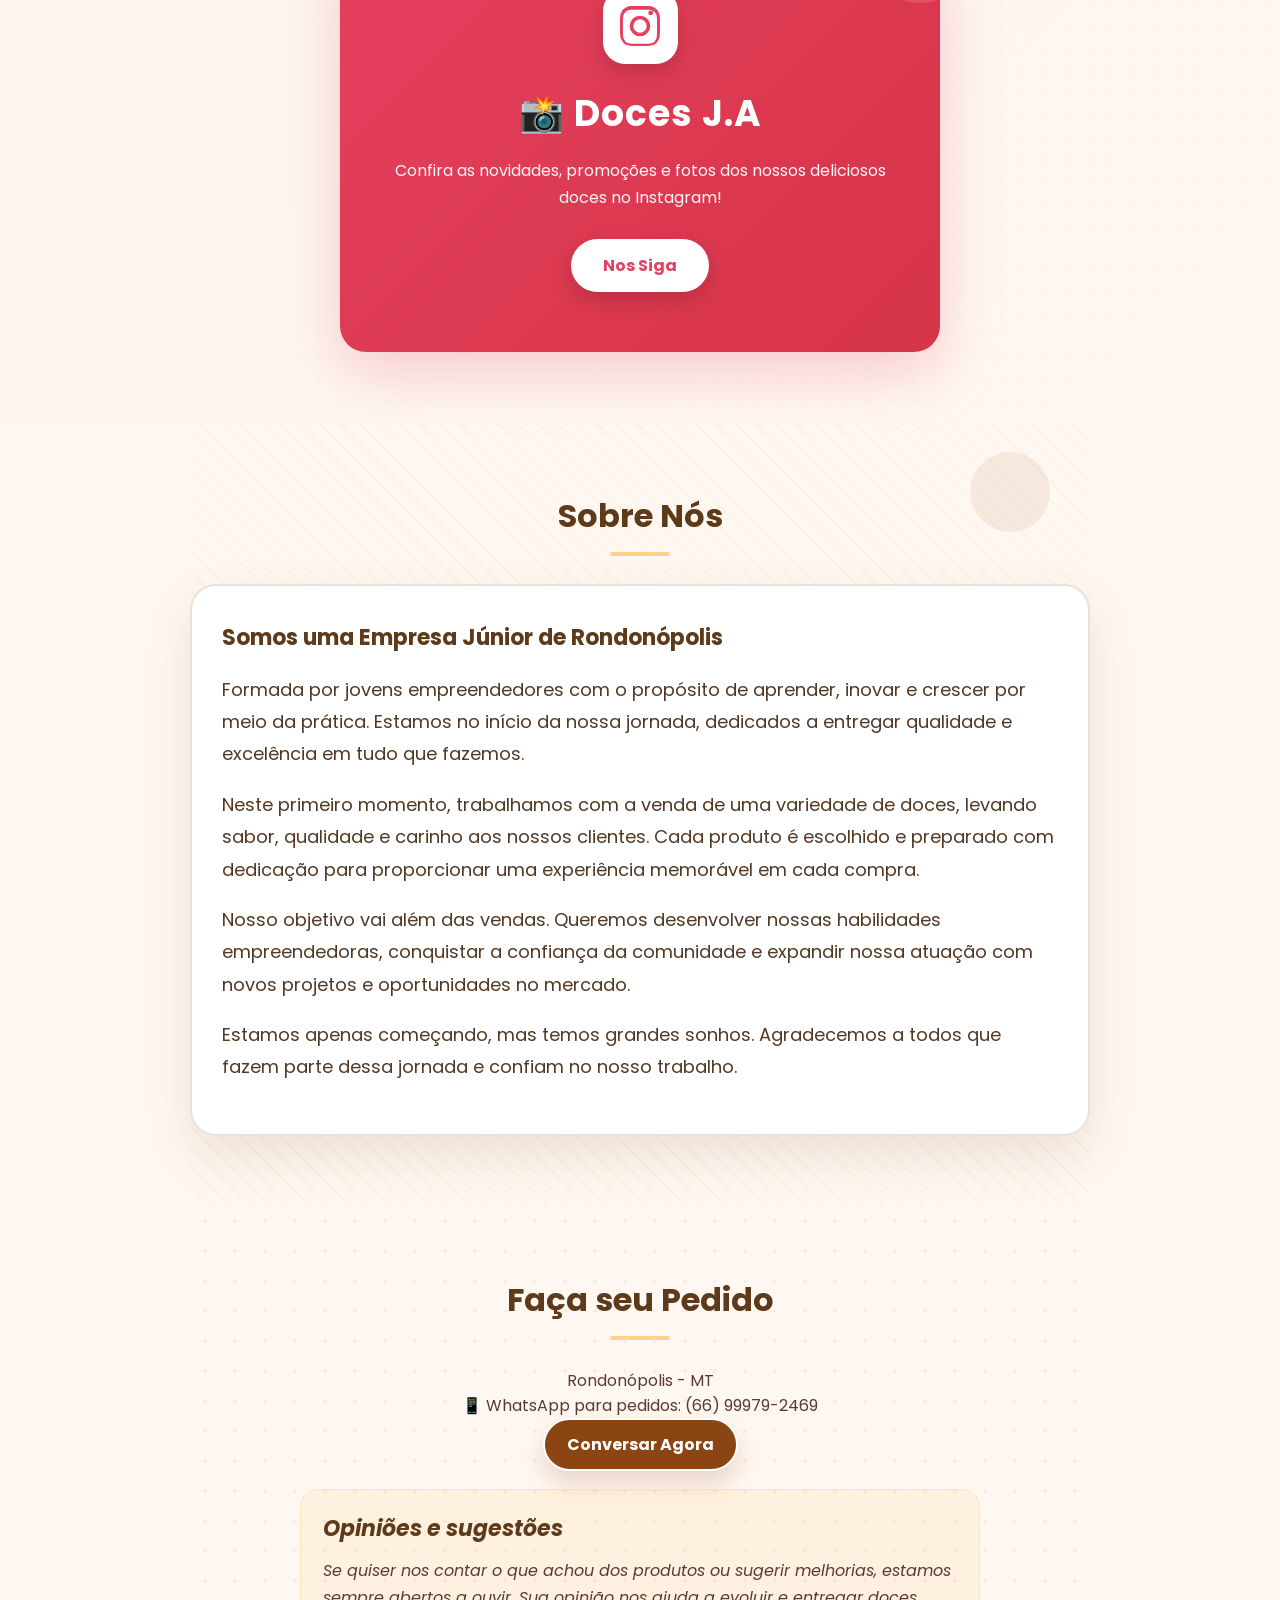
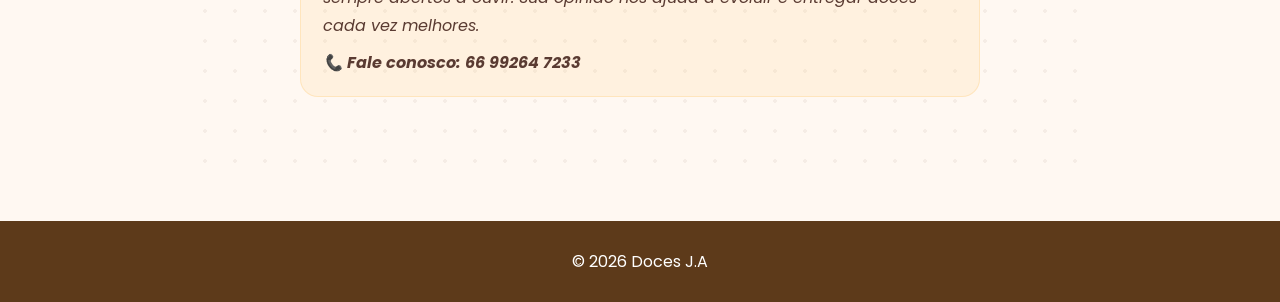
<file: index_2.html>
<!DOCTYPE html>
<html lang="pt-BR">
<head>
<link rel="apple-touch-icon" sizes="180x180" href="apple-touch-icon.png">
<link rel="icon" type="image/png" sizes="32x32" href="favicon-32x32.png">
<link rel="icon" type="image/png" sizes="16x16" href="favicon-16x16.png">
<link rel="icon" type="image/x-icon" href="favicon.ico">
<link rel="manifest" href="site.webmanifest">

<meta charset="UTF-8">
<meta name="viewport" content="width=device-width, initial-scale=1.0">

<title>Doces J.A</title>

<meta name="description" content="Doces artesanais feitos com carinho em Rondonópolis - MT. Alfajor, brigadeiro, beijinho e muito mais. Peça pelo WhatsApp!">

<meta property="og:title" content="Doces J.A - Doces Artesanais">
<meta property="og:description" content="Receitas caseiras, recheios cremosos e entrega rápida em Rondonópolis.">
<meta property="og:image" content="logo.jpg">
<meta property="og:type" content="website">

<link rel="preconnect" href="https://fonts.googleapis.com">
<link rel="preconnect" href="https://fonts.gstatic.com" crossorigin>
<link href="https://fonts.googleapis.com/css2?family=Poppins:wght@300;400;600;700&display=swap" rel="stylesheet">

<link rel="stylesheet" href="style.css">

</head>
<body>

<header>
	<div class="container header-inner">
		<a class="brand" href="#inicio">
			<img src="logo.jpg" alt="Logo Doces J.A" class="brand-logo">
			<span class="brand-text">Doces J.A</span>
		</a>
		<nav class="main-nav">
			<a href="#inicio">Início</a>
			<a href="#produtos">Produtos</a>
			<a href="#sobre">Sobre</a>
			<a href="#instagram">Instagram</a>
			<a href="#contato">Contato</a>
			<a class="nav-cta" href="https://wa.me/5566999792469" target="_blank" rel="noopener noreferrer">Peça agora</a>
		</nav>
	</div>
</header>

<section class="hero" id="inicio">
	<div class="hero-content container">
		<div class="hero-text">
			<h1>Doces artesanais feitos com carinho</h1>
			<p>Receitas caseiras, recheios cremosos e entrega rápida em Rondonópolis.</p>
			<div class="hero-delivery-info">
		        <span class="delivery-badge">🚚 Compras acima de R$ 20,00: entrega grátis até 4 km</span>
		        <span class="delivery-badge">💰 Fora dessa área: taxa de entrega R$ 5,00</span>
        	</div>
			<div class="hero-ctas">
				<a class="btn primary" href="https://wa.me/5566999792469">Pedir pelo WhatsApp</a>
				<a class="btn ghost" href="#produtos">Ver Produtos</a>
			</div>
		</div>
		<div class="hero-media">
			<img src="logo.jpg" alt="Logo Doces J.A" class="hero-logo">
		</div>
	</div>
</section>

<section id="produtos">

<h2>Nossos Produtos</h2>

<div class="cards">

<div class="card">

<img src="images.jpeg" alt="Alfajor artesanal" class="card-image">

<h3>🍫 Alfajor</h3>

<p>Alfajor artesanal com dois biscoitos macios e recheio cremoso de doce de leite.</p>

<p class="price">R$ 5,00</p>

</div>

<div class="card">

<img src="images (1).jpeg" alt="Brigadeiro cremoso" class="card-image">

<h3>🍬 Brigadeiro</h3>

<p>Brigadeiro cremoso com chocolate e granulado.</p>

<p class="price">R$ 3,00 a unidade</p>

</div>

<div class="card">

<img src="images (2).jpeg" alt="Beijinho tradicional" class="card-image">

<h3>🥥 Beijinho</h3>

<p>Beijinho tradicional com leite condensado e coco ralado.</p>

<p class="price">R$ 3,00 a unidade</p>

</div>

<div class="card">

<img src="caixinha-mista.jpeg" alt="Caixinha mista com 4 doces" class="card-image">

<h3>🎁 Caixinha Mista</h3>

<p>Caixinha com 4 doces variados, misturando brigadeiro e beijinho, prontos para presentear ou saborear.</p>

<p class="price">R$ 12,00</p>

<p class="price-note">Combine os sabores que quiser na sua caixinha!</p>

</div>

</div>

</section>

<section id="instagram">

<div class="instagram-box">
  <div class="instagram-icon">
    <svg xmlns="http://www.w3.org/2000/svg" viewBox="0 0 24 24" width="40" height="40" fill="#E4405F">
      <path d="M12 2.2c3.2 0 3.58.01 4.85.07 1.17.05 1.97.24 2.43.4.61.24 1.05.52 1.51.98.46.46.74.9.98 1.51.16.46.35 1.26.4 2.43.06 1.27.07 1.65.07 4.85s-.01 3.58-.07 4.85c-.05 1.17-.24 1.97-.4 2.43-.24.61-.52 1.05-.98 1.51-.46.46-.9.74-1.51.98-.46.16-1.26.35-2.43.4-1.27.06-1.65.07-4.85.07s-3.58-.01-4.85-.07c-1.17-.05-1.97-.24-2.43-.4-.61-.24-1.05-.52-1.51-.98-.46-.46-.74-.9-.98-1.51-.16-.46-.35-1.26-.4-2.43-.06-1.27-.07-1.65-.07-4.85s.01-3.58.07-4.85c.05-1.17.24-1.97.4-2.43.24-.61.52-1.05.98-1.51.46-.46.9-.74 1.51-.98.46-.16 1.26-.35 2.43-.4C8.42 2.21 8.8 2.2 12 2.2zM12 0C8.74 0 8.33.01 7.05.07c-1.28.06-2.16.26-2.93.56-.79.31-1.47.72-2.14 1.39C1.31 2.69.9 3.37.59 4.16c-.3.77-.5 1.65-.56 2.93C.01 8.37 0 8.78 0 12s.01 3.63.07 4.91c.06 1.28.26 2.16.56 2.93.31.79.72 1.47 1.39 2.14.67.67 1.35 1.08 2.14 1.39.77.3 1.65.5 2.93.56 1.28.06 1.69.07 4.91.07s3.63-.01 4.91-.07c1.28-.06 2.16-.26 2.93-.56.79-.31 1.47-.72 2.14-1.39.67-.67 1.08-1.35 1.39-2.14.3-.77.5-1.65.56-2.93.06-1.28.07-1.69.07-4.91s-.01-3.63-.07-4.91c-.06-1.28-.26-2.16-.56-2.93-.31-.79-.72-1.47-1.39-2.14C21.31 1.31 20.63.9 19.84.59c-.77-.3-1.65-.5-2.93-.56C15.63.01 15.22 0 12 0zm0 5.84A6.16 6.16 0 1 0 12 18.16 6.16 6.16 0 0 0 12 5.84zM12 16a4 4 0 1 1 0-8 4 4 0 0 1 0 8zm6.4-10.4a1.44 1.44 0 1 1 0-2.88 1.44 1.44 0 0 1 0 2.88z"/>
    </svg>
  </div>
  <h3>📸 Doces J.A</h3>
  <p>Confira as novidades, promoções e fotos dos nossos deliciosos doces no Instagram!</p>
  <a class="btn instagram" href="https://www.instagram.com/doce.j.a?igsh=MXRvNTQ3ZDBtN3plZQ==" target="_blank" rel="noopener noreferrer">Nos Siga</a>
</div>

</section>

<section id="sobre">

<h2>Sobre Nós</h2>

<div class="about-card">
  <p><strong>Somos uma Empresa Júnior de Rondonópolis</strong> Formada por jovens empreendedores com o propósito de aprender, inovar e crescer por meio da prática. Estamos no início da nossa jornada, dedicados a entregar qualidade e excelência em tudo que fazemos.</p>

  <p>Neste primeiro momento, trabalhamos com a venda de uma variedade de doces, levando sabor, qualidade e carinho aos nossos clientes. Cada produto é escolhido e preparado com dedicação para proporcionar uma experiência memorável em cada compra.</p>

  <p>Nosso objetivo vai além das vendas. Queremos desenvolver nossas habilidades empreendedoras, conquistar a confiança da comunidade e expandir nossa atuação com novos projetos e oportunidades no mercado.</p>

  <p>Estamos apenas começando, mas temos grandes sonhos. Agradecemos a todos que fazem parte dessa jornada e confiam no nosso trabalho.</p>
</div>

</section>

<section id="contato">

<h2>Faça seu Pedido</h2>

<p>Rondonópolis - MT</p>

<p>📱 WhatsApp para pedidos: (66) 99979-2469</p>

<a class="botao btn primary" href="https://wa.me/5566999792469?text=Olá%20Doces%20J.A,%20quero%20fazer%20um%20pedido!">

Conversar Agora

</a>

<div class="feedback-box">
  <h3>Opiniões e sugestões</h3>
  <p>Se quiser nos contar o que achou dos produtos ou sugerir melhorias, estamos sempre abertos a ouvir. Sua opinião nos ajuda a evoluir e entregar doces cada vez melhores.</p>
  <p>📞 Fale conosco: <strong>66 99264 7233</strong></p>
</div>

</section>

<footer>

<p>

© 2026 Doces J.A

</p>

</footer>

<a href="https://wa.me/5566999792469?text=Olá%20Doces%20J.A,%20quero%20fazer%20um%20pedido!"
   class="whatsapp-float"
   target="_blank"
   rel="noopener noreferrer"
   aria-label="Fale conosco pelo WhatsApp">
  <svg xmlns="http://www.w3.org/2000/svg" viewBox="0 0 24 24" width="30" height="30" fill="#fff">
    <path d="M12.04 2C6.58 2 2.13 6.45 2.13 11.91c0 1.75.46 3.45 1.32 4.95L2 22l5.29-1.39c1.45.79 3.08 1.21 4.75 1.21h.01c5.46 0 9.91-4.45 9.91-9.91C21.96 6.45 17.5 2 12.04 2zm5.83 14.03c-.24.68-1.4 1.32-1.93 1.36-.5.05-1 .25-3.38-.7-2.86-1.14-4.7-4.06-4.84-4.25-.14-.19-1.16-1.55-1.16-2.96 0-1.4.74-2.09 1-2.38.26-.29.58-.36.77-.36h.55c.18 0 .42-.03.64.49.24.55.79 1.9.86 2.04.07.14.12.3.02.49-.1.19-.14.3-.29.46-.14.16-.3.36-.43.48-.14.14-.29.29-.13.57.16.28.72 1.19 1.55 1.93 1.06.95 1.96 1.24 2.24 1.38.28.14.44.12.6-.07.16-.19.7-.81.88-1.09.19-.28.37-.23.62-.14.26.1 1.63.77 1.9.91.28.14.46.21.53.33.07.12.07.68-.17 1.36z"/>
  </svg>
</a>

</body>

</html>
</file>
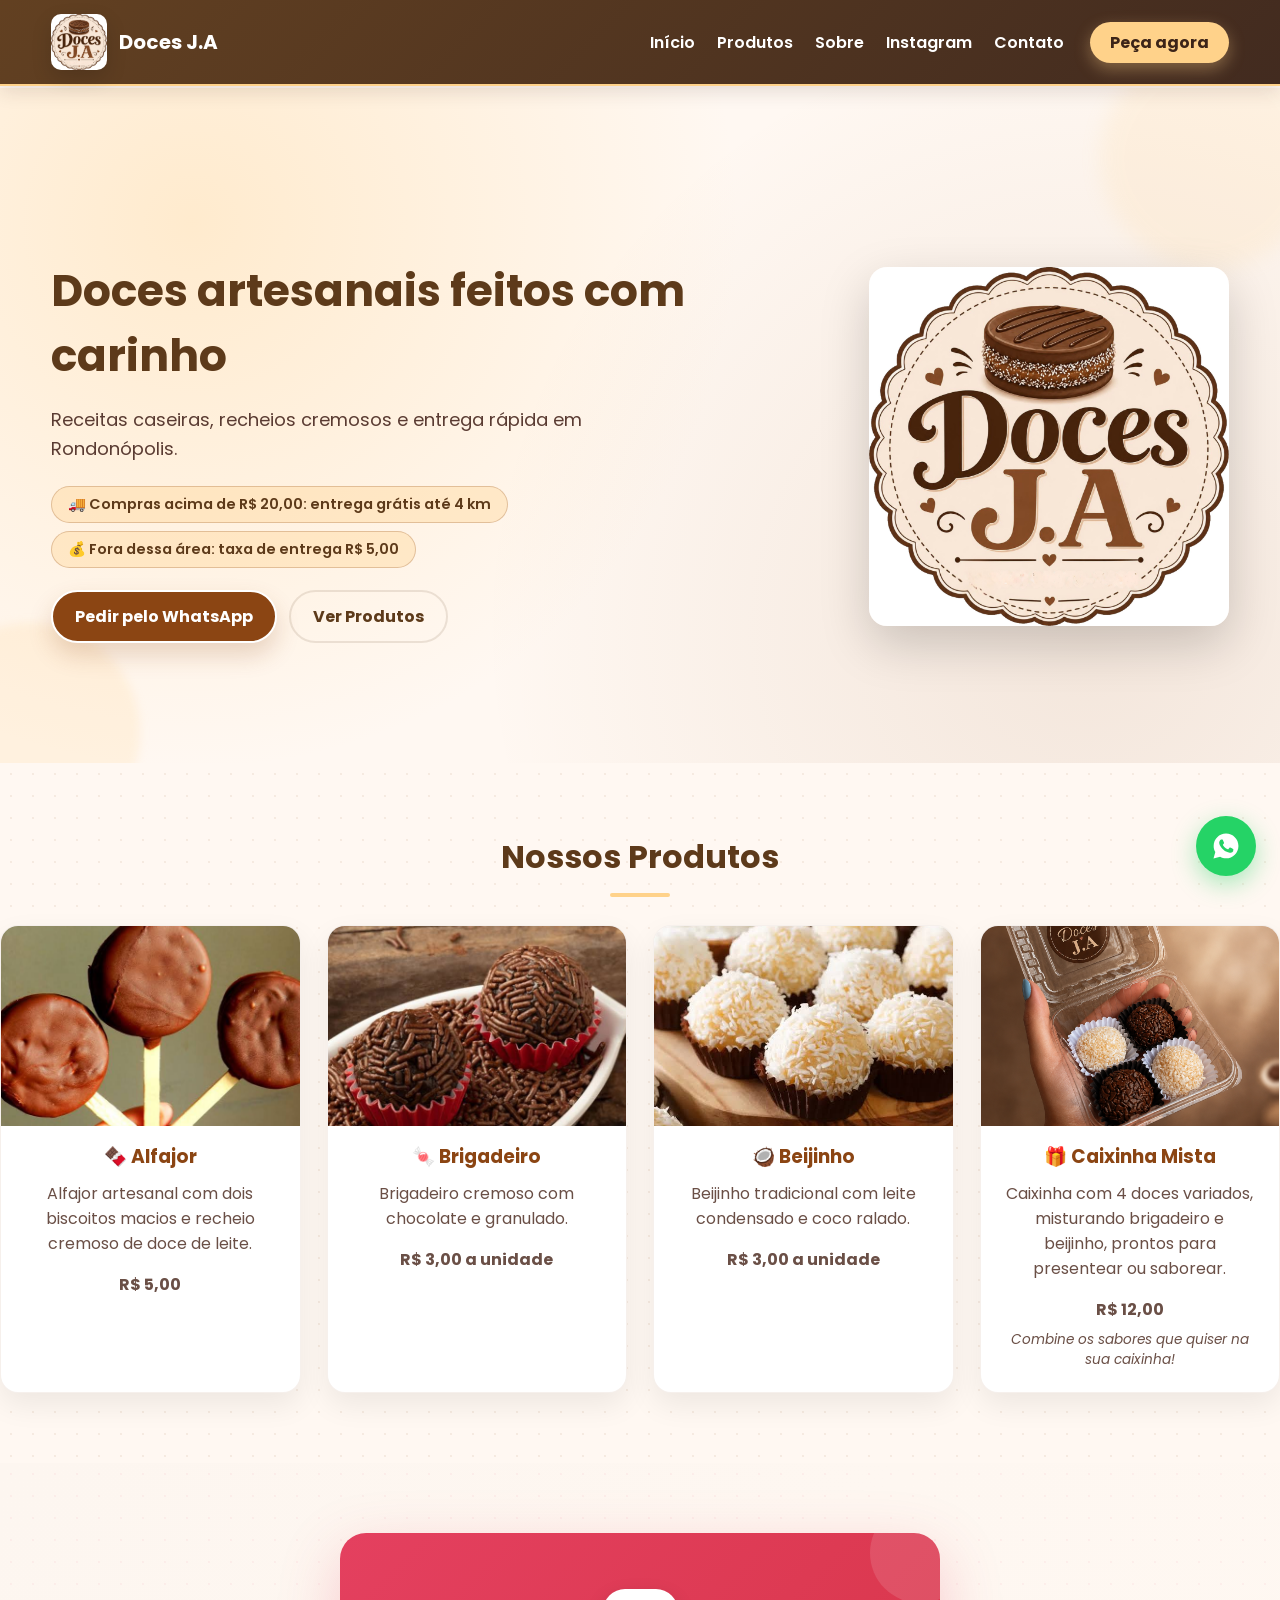
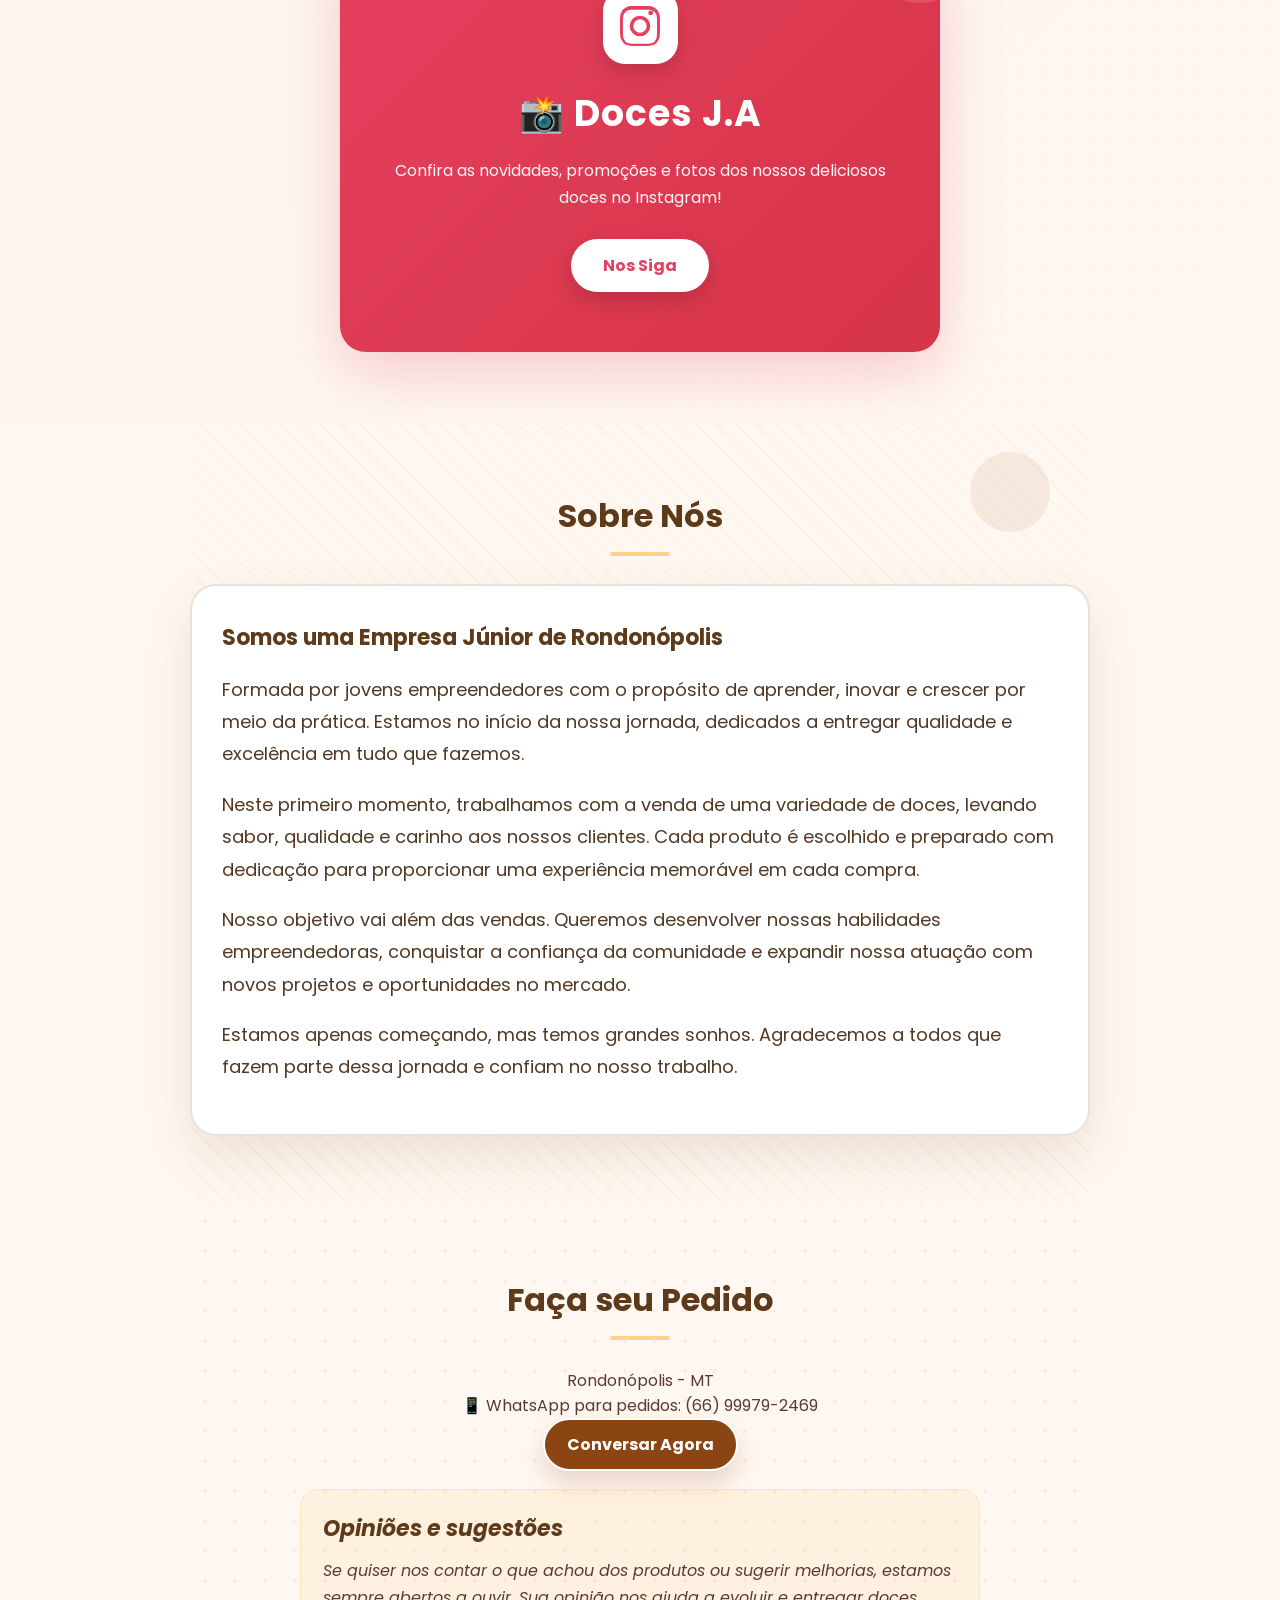
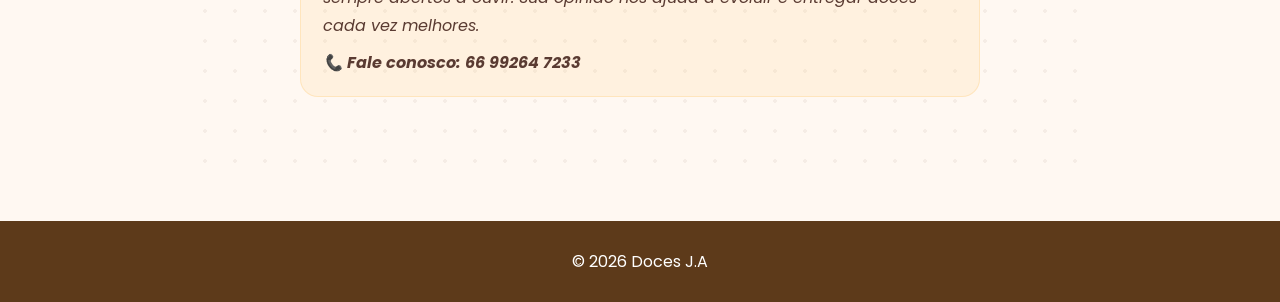
<file: index_3.html>
<!DOCTYPE html>
<html lang="pt-BR">
<head>
<link rel="apple-touch-icon" sizes="180x180" href="apple-touch-icon.png">
<link rel="icon" type="image/png" sizes="32x32" href="favicon-32x32.png">
<link rel="icon" type="image/png" sizes="16x16" href="favicon-16x16.png">
<link rel="icon" type="image/x-icon" href="favicon.ico">
<link rel="manifest" href="site.webmanifest">

<meta charset="UTF-8">
<meta name="viewport" content="width=device-width, initial-scale=1.0">

<title>Doces J.A</title>

<meta name="description" content="Doces artesanais feitos com carinho em Rondonópolis - MT. Alfajor, brigadeiro, beijinho e muito mais. Peça pelo WhatsApp!">

<meta property="og:title" content="Doces J.A - Doces Artesanais">
<meta property="og:description" content="Receitas caseiras, recheios cremosos e entrega rápida em Rondonópolis.">
<meta property="og:image" content="logo.jpg">
<meta property="og:type" content="website">

<link rel="preconnect" href="https://fonts.googleapis.com">
<link rel="preconnect" href="https://fonts.gstatic.com" crossorigin>
<link href="https://fonts.googleapis.com/css2?family=Poppins:wght@300;400;600;700&display=swap" rel="stylesheet">

<link rel="stylesheet" href="style.css">

</head>
<body>

<header>
	<div class="container header-inner">
		<a class="brand" href="#inicio">
			<img src="logo.jpg" alt="Logo Doces J.A" class="brand-logo">
			<span class="brand-text">Doces J.A</span>
		</a>
		<nav class="main-nav">
			<a href="#inicio">Início</a>
			<a href="#produtos">Produtos</a>
			<a href="#sobre">Sobre</a>
			<a href="#instagram">Instagram</a>
			<a href="#contato">Contato</a>
			<a class="nav-cta" href="https://wa.me/5566999792469?text=Olá%20Doces%20J.A,%20quero%20fazer%20um%20pedido!" target="_blank" rel="noopener noreferrer">Peça agora</a>
		</nav>
	</div>
</header>

<section class="hero" id="inicio">
	<div class="hero-content container">
		<div class="hero-text">
			<h1>Doces artesanais feitos com carinho</h1>
			<p>Receitas caseiras, recheios cremosos e entrega rápida em Rondonópolis.</p>
			<div class="hero-delivery-info">
		        <span class="delivery-badge">🚚 Compras acima de R$ 20,00: entrega grátis até 4 km</span>
		        <span class="delivery-badge">💰 Fora dessa área: taxa de entrega R$ 5,00</span>
        	</div>
			<div class="hero-ctas">
				<a class="btn primary" href="https://wa.me/5566999792469?text=Olá%20Doces%20J.A,%20quero%20fazer%20um%20pedido!" target="_blank" rel="noopener noreferrer">Pedir pelo WhatsApp</a>
				<a class="btn ghost" href="#produtos">Ver Produtos</a>
			</div>
		</div>
		<div class="hero-media">
			<img src="logo.jpg" alt="Logo Doces J.A" class="hero-logo">
		</div>
	</div>
</section>

<section id="produtos">

<h2>Nossos Produtos</h2>

<div class="cards">

<div class="card">

<img src="images.jpeg" alt="Alfajor artesanal" class="card-image">

<h3>🍫 Alfajor</h3>

<p>Alfajor artesanal com dois biscoitos macios e recheio cremoso de doce de leite.</p>

<p class="price">R$ 5,00</p>

</div>

<div class="card">

<img src="images (1).jpeg" alt="Brigadeiro cremoso" class="card-image">

<h3>🍬 Brigadeiro</h3>

<p>Brigadeiro cremoso com chocolate e granulado.</p>

<p class="price">R$ 3,00 a unidade</p>

</div>

<div class="card">

<img src="images (2).jpeg" alt="Beijinho tradicional" class="card-image">

<h3>🥥 Beijinho</h3>

<p>Beijinho tradicional com leite condensado e coco ralado.</p>

<p class="price">R$ 3,00 a unidade</p>

</div>

<div class="card">

<img src="caixinha-mista.jpeg" alt="Caixinha mista com 4 doces" class="card-image">

<h3>🎁 Caixinha Mista</h3>

<p>Caixinha com 4 doces variados, misturando brigadeiro e beijinho, prontos para presentear ou saborear.</p>

<p class="price">R$ 12,00</p>

<p class="price-note">Combine os sabores que quiser na sua caixinha!</p>

</div>

</div>

</section>

<section id="instagram">

<div class="instagram-box">
  <div class="instagram-icon">
    <svg xmlns="http://www.w3.org/2000/svg" viewBox="0 0 24 24" width="40" height="40" fill="#E4405F">
      <path d="M12 2.2c3.2 0 3.58.01 4.85.07 1.17.05 1.97.24 2.43.4.61.24 1.05.52 1.51.98.46.46.74.9.98 1.51.16.46.35 1.26.4 2.43.06 1.27.07 1.65.07 4.85s-.01 3.58-.07 4.85c-.05 1.17-.24 1.97-.4 2.43-.24.61-.52 1.05-.98 1.51-.46.46-.9.74-1.51.98-.46.16-1.26.35-2.43.4-1.27.06-1.65.07-4.85.07s-3.58-.01-4.85-.07c-1.17-.05-1.97-.24-2.43-.4-.61-.24-1.05-.52-1.51-.98-.46-.46-.74-.9-.98-1.51-.16-.46-.35-1.26-.4-2.43-.06-1.27-.07-1.65-.07-4.85s.01-3.58.07-4.85c.05-1.17.24-1.97.4-2.43.24-.61.52-1.05.98-1.51.46-.46.9-.74 1.51-.98.46-.16 1.26-.35 2.43-.4C8.42 2.21 8.8 2.2 12 2.2zM12 0C8.74 0 8.33.01 7.05.07c-1.28.06-2.16.26-2.93.56-.79.31-1.47.72-2.14 1.39C1.31 2.69.9 3.37.59 4.16c-.3.77-.5 1.65-.56 2.93C.01 8.37 0 8.78 0 12s.01 3.63.07 4.91c.06 1.28.26 2.16.56 2.93.31.79.72 1.47 1.39 2.14.67.67 1.35 1.08 2.14 1.39.77.3 1.65.5 2.93.56 1.28.06 1.69.07 4.91.07s3.63-.01 4.91-.07c1.28-.06 2.16-.26 2.93-.56.79-.31 1.47-.72 2.14-1.39.67-.67 1.08-1.35 1.39-2.14.3-.77.5-1.65.56-2.93.06-1.28.07-1.69.07-4.91s-.01-3.63-.07-4.91c-.06-1.28-.26-2.16-.56-2.93-.31-.79-.72-1.47-1.39-2.14C21.31 1.31 20.63.9 19.84.59c-.77-.3-1.65-.5-2.93-.56C15.63.01 15.22 0 12 0zm0 5.84A6.16 6.16 0 1 0 12 18.16 6.16 6.16 0 0 0 12 5.84zM12 16a4 4 0 1 1 0-8 4 4 0 0 1 0 8zm6.4-10.4a1.44 1.44 0 1 1 0-2.88 1.44 1.44 0 0 1 0 2.88z"/>
    </svg>
  </div>
  <h3>📸 Doces J.A</h3>
  <p>Confira as novidades, promoções e fotos dos nossos deliciosos doces no Instagram!</p>
  <a class="btn instagram" href="https://www.instagram.com/doce.j.a?igsh=MXRvNTQ3ZDBtN3plZQ==" target="_blank" rel="noopener noreferrer">Nos Siga</a>
</div>

</section>

<section id="sobre">

<h2>Sobre Nós</h2>

<div class="about-card">
  <p><strong>Somos uma Empresa Júnior de Rondonópolis</strong> Formada por jovens empreendedores com o propósito de aprender, inovar e crescer por meio da prática. Estamos no início da nossa jornada, dedicados a entregar qualidade e excelência em tudo que fazemos.</p>

  <p>Neste primeiro momento, trabalhamos com a venda de uma variedade de doces, levando sabor, qualidade e carinho aos nossos clientes. Cada produto é escolhido e preparado com dedicação para proporcionar uma experiência memorável em cada compra.</p>

  <p>Nosso objetivo vai além das vendas. Queremos desenvolver nossas habilidades empreendedoras, conquistar a confiança da comunidade e expandir nossa atuação com novos projetos e oportunidades no mercado.</p>

  <p>Estamos apenas começando, mas temos grandes sonhos. Agradecemos a todos que fazem parte dessa jornada e confiam no nosso trabalho.</p>
</div>

</section>

<section id="contato">

<h2>Faça seu Pedido</h2>

<p>Rondonópolis - MT</p>

<p>📱 WhatsApp para pedidos: (66) 99979-2469</p>

<a class="botao btn primary" href="https://wa.me/5566999792469?text=Olá%20Doces%20J.A,%20quero%20fazer%20um%20pedido!">

Conversar Agora

</a>

<div class="feedback-box">
  <h3>Opiniões e sugestões</h3>
  <p>Se quiser nos contar o que achou dos produtos ou sugerir melhorias, estamos sempre abertos a ouvir. Sua opinião nos ajuda a evoluir e entregar doces cada vez melhores.</p>
  <p>📞 Fale conosco: <strong>66 99264 7233</strong></p>
</div>

</section>

<footer>

<p>

© 2026 Doces J.A

</p>

</footer>

<a href="https://wa.me/5566999792469?text=Olá%20Doces%20J.A,%20quero%20fazer%20um%20pedido!"
   class="whatsapp-float"
   target="_blank"
   rel="noopener noreferrer"
   aria-label="Fale conosco pelo WhatsApp">
  <svg xmlns="http://www.w3.org/2000/svg" viewBox="0 0 24 24" width="30" height="30" fill="#fff">
    <path d="M12.04 2C6.58 2 2.13 6.45 2.13 11.91c0 1.75.46 3.45 1.32 4.95L2 22l5.29-1.39c1.45.79 3.08 1.21 4.75 1.21h.01c5.46 0 9.91-4.45 9.91-9.91C21.96 6.45 17.5 2 12.04 2zm5.83 14.03c-.24.68-1.4 1.32-1.93 1.36-.5.05-1 .25-3.38-.7-2.86-1.14-4.7-4.06-4.84-4.25-.14-.19-1.16-1.55-1.16-2.96 0-1.4.74-2.09 1-2.38.26-.29.58-.36.77-.36h.55c.18 0 .42-.03.64.49.24.55.79 1.9.86 2.04.07.14.12.3.02.49-.1.19-.14.3-.29.46-.14.16-.3.36-.43.48-.14.14-.29.29-.13.57.16.28.72 1.19 1.55 1.93 1.06.95 1.96 1.24 2.24 1.38.28.14.44.12.6-.07.16-.19.7-.81.88-1.09.19-.28.37-.23.62-.14.26.1 1.63.77 1.9.91.28.14.46.21.53.33.07.12.07.68-.17 1.36z"/>
  </svg>
</a>

</body>

</html>
</file>
<file: style.css>
:root{
  --bg: #fff8f2;
  --brown-900: #3c2418;
  --brown-700: #5d3a1a;
  --brown-500: #8b4513;
  --accent: #ffd28a;
  --card: #ffffff;
  --radius: 18px;
  --instagram: #E4405F;
}

*{
  margin:0;
  padding:0;
  box-sizing:border-box;
  font-family: 'Poppins', sans-serif;
}

html{scroll-behavior:smooth}

body{
  background:var(--bg);
  color:var(--brown-900);
  -webkit-font-smoothing:antialiased;
  padding-top:88px;
}

.container{
  width:92%;
  max-width:1200px;
  margin:0 auto;
}

header{
  position:fixed;
  top:0;
  left:0;
  width:100%;
  background: linear-gradient(135deg, rgba(93,58,26,0.97) 0%, rgba(60,36,24,0.97) 100%);
  backdrop-filter: blur(8px);
  -webkit-backdrop-filter: blur(8px);
  color:#fff;
  z-index:1200;
  box-shadow:0 6px 18px rgba(60,36,24,0.12);
  border-bottom: 2px solid var(--accent);
}

.header-inner{
  display:flex;
  align-items:center;
  justify-content:space-between;
  padding:14px 0;
}

.brand{display:flex;align-items:center;gap:12px;text-decoration:none;color:inherit}
.brand-logo{width:56px;height:56px;border-radius:10px;object-fit:cover;box-shadow:0 8px 20px rgba(0,0,0,0.15);transition:transform .25s ease}
.brand:hover .brand-logo{transform:rotate(-4deg) scale(1.05)}
.brand-text{font-weight:700;font-size:20px}

.main-nav a{
  position:relative;
  color:#fff;
  text-decoration:none;
  margin-left:18px;
  font-weight:600;
  padding-bottom:4px;
  transition:color .2s;
}
.main-nav a::after{
  content:"";
  position:absolute;
  left:0;
  bottom:0;
  width:0;
  height:2px;
  background:var(--accent);
  border-radius:999px;
  transition:width .25s ease;
}
.main-nav a:hover{color:var(--accent)}
.main-nav a:hover::after{width:100%}

.main-nav a.nav-cta{
  margin-left:22px;
  padding:9px 20px;
  border-radius:999px;
  background:var(--accent);
  color:var(--brown-900);
  font-weight:700;
  box-shadow:0 6px 16px rgba(255,210,138,0.35);
  transition:transform .2s, box-shadow .2s;
}
.main-nav a.nav-cta::after{display:none}
.main-nav a.nav-cta:hover{
  color:var(--brown-900);
  transform:translateY(-2px);
  box-shadow:0 10px 22px rgba(255,210,138,0.5);
}

@media(max-width:900px){
  .main-nav a.nav-cta{margin-left:12px}
}

.hero{
  padding-top:110px;
  padding-bottom:60px;
  background: radial-gradient(circle at 15% 20%, rgba(255,210,138,0.35) 0%, transparent 45%),
              radial-gradient(circle at 85% 80%, rgba(139,69,19,0.10) 0%, transparent 50%),
              var(--bg);
  position: relative;
  overflow: hidden;
}

.hero::before{
  content:"";
  position:absolute;
  top:-40px; right:-40px;
  width:220px; height:220px;
  background: var(--accent);
  opacity:0.15;
  border-radius:50%;
  filter: blur(10px);
}

.hero-content{
  display:flex;
  align-items:center;
  justify-content:space-between;
  gap:40px;
  padding:60px 0;
  position:relative;
  z-index:1;
}

.hero-text{flex:1;max-width:640px}
.hero-text h1{font-size:44px;color:var(--brown-700);margin-bottom:18px}
.hero-text p{font-size:18px;line-height:1.6;color:#5a3b32;margin-bottom:22px}

.hero-ctas{display:flex;gap:12px;flex-wrap:wrap}
.btn{display:inline-block;padding:12px 22px;border-radius:999px;text-decoration:none;font-weight:700}
.btn.primary{background:var(--brown-500);color:#fff;border:2px solid #fff;box-shadow:0 12px 25px rgba(139,69,19,0.2);transition:transform .2s,box-shadow .2s}
.btn.primary:hover{background:#a0522d;transform:translateY(-2px);box-shadow:0 18px 28px rgba(139,69,19,0.28)}
.btn.ghost{background:transparent;border:2px solid rgba(93,58,26,0.12);color:var(--brown-700)}

.hero-media{width:360px;flex-shrink:0;text-align:center}
.hero-logo{width:100%;max-width:360px;border-radius:18px;box-shadow:0 18px 50px rgba(0,0,0,0.18);object-fit:cover}

section{padding:70px 0;position:relative}

section h2{text-align:center;margin-bottom:28px;color:var(--brown-700);font-size:32px;position:relative;z-index:1}

/* Padrão de bolinhas suave atrás dos Produtos */
#produtos{
  background-color:var(--bg);
  background-image: radial-gradient(rgba(139,69,19,0.08) 1.5px, transparent 1.5px);
  background-size: 22px 22px;
}

/* Padrão de listras diagonais suave atrás do Sobre */
#sobre{
  background-color:var(--bg);
  background-image: repeating-linear-gradient(45deg, rgba(255,210,138,0.15) 0px, rgba(255,210,138,0.15) 2px, transparent 2px, transparent 14px);
}

/* Padrão de bolinhas maiores atrás do Contato */
#contato{
  background-color:var(--bg);
  background-image: radial-gradient(rgba(93,58,26,0.06) 2px, transparent 2px);
  background-size: 30px 30px;
}

/* Conteúdo das seções fica por cima do padrão */
#produtos .cards,
#sobre .about-card,
#contato > p,
#contato .botao,
#contato .feedback-box{
  position:relative;
  z-index:1;
}

.cards{display:grid;grid-template-columns:repeat(auto-fit,minmax(220px,1fr));gap:26px}
.card{background:var(--card);border-radius:var(--radius);padding:22px;text-align:center;box-shadow:0 12px 30px rgba(0,0,0,0.07);transition:transform .28s;overflow:hidden;border:1px solid rgba(139,69,19,0.08)}
.card:hover{transform:translateY(-8px)}
.card-image{width:calc(100% + 44px);height:200px;object-fit:cover;display:block;margin:-22px -22px 16px -22px}
.card h3{color:var(--brown-500);margin-bottom:10px}
.card p{color:#6a4f46}
.price{margin-top:16px;color:#b85b16;font-weight:700}
.price-note{margin-top:8px;color:#8a6a5f;font-size:0.85rem;font-style:italic}
.price-combo{
  display:inline-block;
  margin-top:8px;
  padding:5px 14px;
  background:rgba(255,210,138,0.35);
  border:1px solid rgba(139,69,19,0.2);
  border-radius:999px;
  color:var(--brown-700);
  font-weight:700;
  font-size:0.85rem;
}

#instagram{
  background-color:#fdf6f0;
  background-image:
    radial-gradient(rgba(228,64,95,0.05) 1.5px, transparent 1.5px),
    linear-gradient(135deg, #fdf6f0 0%, #fff8f2 100%);
  background-size: 22px 22px, 100% 100%;
}

#instagram .instagram-box{position:relative;z-index:1}

.instagram-box{

  position:relative;

  max-width:600px;

  margin:0 auto;

  background:
    linear-gradient(
      135deg,
      #E4405F 0%,
      #d63447 100%
    );

  border-radius:26px;

  padding:56px 40px 60px;

  display:flex;

  flex-direction:column;

  align-items:center;

  text-align:center;

  box-shadow:
    0 20px 60px rgba(228,64,95,0.25);

  color:#fff;

  overflow:hidden;

}


/* Ícone Instagram (elemento real no HTML, agora no fluxo normal — não sobrepõe mais nada) */

.instagram-icon{

  width:75px;

  height:75px;

  display:flex;

  align-items:center;

  justify-content:center;

  border-radius:22px;

  background:#fff;

  box-shadow:
    0 8px 20px rgba(0,0,0,.15);

  margin-bottom:22px;

  flex-shrink:0;

}

.instagram-icon svg{width:40px;height:40px}

.instagram-box h3{
  font-size:36px;
  margin-bottom:16px;
  font-weight:700;
  letter-spacing:1px;
}

.instagram-box p{
  font-size:16px;
  line-height:1.7;
  margin-bottom:28px;
  opacity:0.95;
}

.instagram-box .btn.instagram{
  background:#fff;
  color:var(--instagram);
  border:none;
  padding:14px 32px;
  font-weight:700;
  font-size:16px;
  box-shadow:0 8px 20px rgba(0,0,0,0.15);
  transition:all .3s;
}

.instagram-box .btn.instagram:hover{
  transform:translateY(-3px);
  box-shadow:0 12px 28px rgba(0,0,0,0.2);
}

#sobre,#contato{max-width:900px;margin:0 auto;text-align:center;color:#5a3b32}

.feedback-box{
  background:rgba(255,210,138,0.18);
  border:1px solid rgba(255,210,138,0.4);
  border-radius:18px;
  padding:20px 22px;
  margin:18px auto 14px;
  max-width:680px;
  color:#5a3b32;
  font-style:italic;
  line-height:1.7;
  text-align:left;
}

.feedback-box h3{
  margin-bottom:10px;
  color:var(--brown-700);
  font-size:22px;
}

.feedback-box p:last-child{
  margin-top:10px;
  font-weight:700;
}

.about-card{
  background:rgba(255,255,255,0.95);
  border:2px solid rgba(141,101,69,0.2);
  border-radius:26px;
  padding:32px 30px;
  box-shadow:0 20px 50px rgba(93,58,26,0.12);
  text-align:left;
  line-height:1.8;
  color:#533823;
}

.about-card p{
  margin-bottom:18px;
  font-size:18px;
}

.about-card strong{
  display:block;
  font-size:22px;
  color:var(--brown-700);
  margin-bottom:16px;
}

footer{background:var(--brown-700);color:#fff;padding:28px 0;margin-top:40px;text-align:center}

.whatsapp-float{
  position: fixed;
  bottom: 24px;
  right: 24px;
  background: #25D366;
  width: 60px;
  height: 60px;
  border-radius: 50%;
  display: flex;
  align-items: center;
  justify-content: center;
  box-shadow: 0 8px 24px rgba(37,211,102,0.4);
  z-index: 1300;
  transition: transform .2s, box-shadow .2s;
  animation: pulse 2.5s infinite;
}

.whatsapp-float:hover{
  transform: scale(1.1);
  box-shadow: 0 10px 30px rgba(37,211,102,0.55);
}

@keyframes pulse{
  0%   { box-shadow: 0 0 0 0 rgba(37,211,102,0.5); }
  70%  { box-shadow: 0 0 0 14px rgba(37,211,102,0); }
  100% { box-shadow: 0 0 0 0 rgba(37,211,102,0); }
}

@media(max-width:900px){
  .hero-content{flex-direction:column-reverse;align-items:center;text-align:center;padding:40px 0}
  .hero-media{width:320px}
  .hero-text h1{font-size:34px}
  .hero-text p{font-size:17px}
  .main-nav a{margin-left:12px}
  .header-inner{flex-direction:column;align-items:flex-start;gap:14px}
  .main-nav{display:flex;flex-wrap:wrap;justify-content:center;gap:10px}
  .instagram-box{padding:44px 30px 40px}
  .instagram-box h3{font-size:28px}
  .instagram-icon{width:62px;height:62px;margin-bottom:18px}
  .instagram-icon svg{width:32px;height:32px}
}

@media(max-width:640px){
  .hero-content{padding:32px 0}
  .hero-media{width:260px}
  .hero-text h1{font-size:28px}
  .hero-text p{font-size:16px}
  .hero-ctas{flex-direction:column;align-items:center}
  .instagram-box{padding:36px 20px 30px}
  .instagram-box h3{font-size:24px}
  .instagram-icon{width:56px;height:56px;margin-bottom:16px}
  .instagram-icon svg{width:28px;height:28px}
  .instagram-box p{font-size:14px}
}

@media(max-width:480px){
  .brand-text{display:none}
  .brand-logo{width:48px;height:48px}
  .hero-media{width:220px}
  .hero-text p{font-size:15px}
  .cards{gap:18px}
  section{padding:50px 0}
  .about-card{padding:22px 20px;font-size:15px}
  .instagram-box{padding:30px 18px 25px}
  .instagram-box h3{font-size:22px;margin-bottom:12px}
  .instagram-icon{width:48px;height:48px;margin-bottom:12px}
  .instagram-icon svg{width:24px;height:24px}
  .instagram-box p{font-size:13px;margin-bottom:20px}
  .whatsapp-float{
    width: 52px;
    height: 52px;
    bottom: 16px;
    right: 16px;
  }
}
.hero-delivery-info {
display: flex;
flex-direction: column;
gap: 8px;
margin: 16px 0 22px;
}

.delivery-badge {
display: inline-flex;
align-items: center;
width: fit-content;
background: rgba(255, 210, 138, 0.35);
border: 1px solid rgba(139, 69, 19, 0.25);
border-radius: 20px;
padding: 7px 16px;
font-size: 0.9rem;
font-weight: 600;
color: var(--brown-700);
}

@media (max-width: 900px) {
.hero-delivery-info {
align-items: center;
}
}

@media (max-width: 480px) {
.delivery-badge {
font-size: 0.8rem;
padding: 6px 12px;
}
}
/* ==========================================================
   DETALHES DECORATIVOS EXTRAS
========================================================== */


/* Mancha decorativa no Hero */

.hero::after{

    content:"";

    position:absolute;

    bottom:-80px;

    left:-80px;

    width:220px;

    height:220px;

    background:rgba(255,210,138,.18);

    border-radius:50%;

    filter:blur(5px);

    pointer-events:none;

}


/* Linha decorativa nos títulos */

section h2::after{

    content:"";

    display:block;

    width:60px;

    height:4px;

    margin:12px auto 0;

    border-radius:999px;

    background:var(--accent);

}


/* Detalhe nos cards */

.card{

    position:relative;

}


.card::before{

    content:"";

    position:absolute;

    top:0;

    left:0;

    width:100%;

    height:4px;

    background:var(--accent);

    transform:scaleX(0);

    transition:.3s ease;

}


.card:hover::before{

    transform:scaleX(1);

}


/* Detalhe no Instagram */

.instagram-box{

    position:relative;

    overflow:hidden;

}


.instagram-box::before{

    content:"";

    position:absolute;

    top:-30px;

    right:-30px;

    width:100px;

    height:100px;

    border-radius:50%;

    background:rgba(255,255,255,.12);

}


/* Detalhe no Sobre */

#sobre::before{

    content:"";

    position:absolute;

    width:80px;

    height:80px;

    top:30px;

    right:40px;

    border-radius:50%;

    background:rgba(139,69,19,.08);

}


/* WhatsApp */

.whatsapp-float:hover{

    transform:translateY(-5px) scale(1.08);

}
</file>
